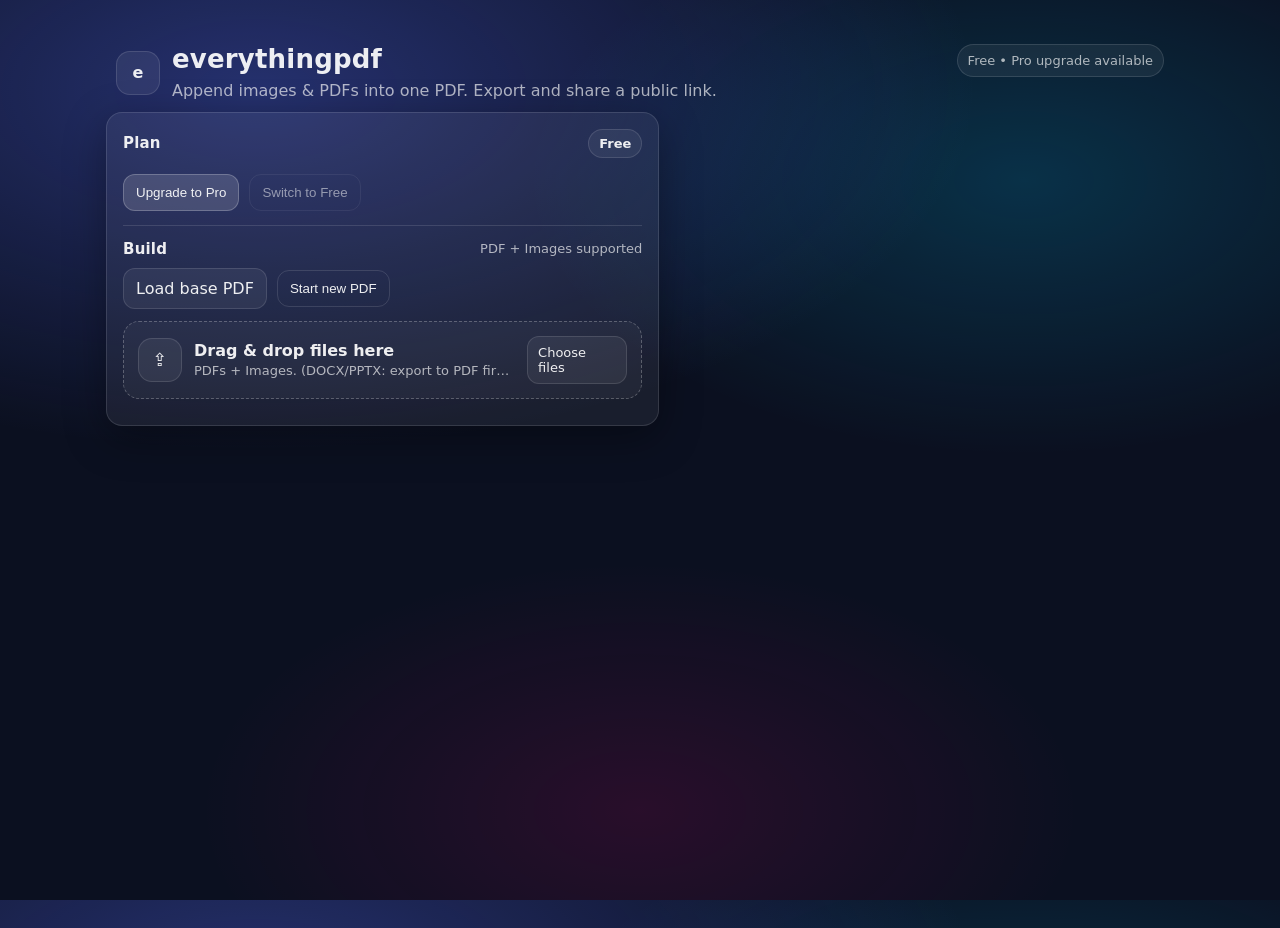
<file: index.html>
<!doctype html>
<html lang="en">
<head>
  <meta charset="utf-8" />
  <meta name="viewport" content="width=device-width,initial-scale=1" />
  <title>everythingpdf</title>
  <link rel="stylesheet" href="styles.css" />
</head>
<body>
  <main class="shell">
    <section class="topbar">
      <div class="brand">
        <div class="logo">e</div>
        <div>
          <h1>everythingpdf</h1>
          <p>Append images & PDFs into one PDF. Export and share a public link.</p>
        </div>
      </div>
      <div class="badge">Free • Pro upgrade available</div>
    </section>

    <section class="grid">
      <!-- Left panel -->
      <div class="panel">
        <div class="panelHeader">
          <h2>Plan</h2>
          <span class="pill" id="planPill">Free</span>
        </div>
        <p class="muted" id="planNote"></p>

        <div class="row">
          <button id="upgradeBtn" class="btn primary">Upgrade to Pro</button>
          <button id="downgradeBtn" class="btn ghost" disabled>Switch to Free</button>
        </div>

        <hr class="sep" />

        <div class="panelHeader">
          <h2>Build</h2>
          <span class="hint">PDF + Images supported</span>
        </div>

        <div class="row">
          <label class="btn">
            Load base PDF
            <input id="pdfInput" type="file" accept="application/pdf" hidden />
          </label>

          <button id="newBtn" class="btn ghost">Start new PDF</button>
        </div>

        <div id="dropZone" class="dropzone" tabindex="0" role="button" aria-label="Drop files here">
          <div class="dzLeft">
            <div class="dzIcon">⇪</div>
            <div class="dzText">
              <div class="dzTitle">Drag & drop files here</div>
              <div class="dzSub">PDFs + Images. (DOCX/PPTX: export to PDF first.)</div>
            </div>
          </div>

          <label class="btn small">
            Choose files
            <input id="addInput" type="file" accept="application/pdf,image/*" multiple hidden />
          </label>
        </div>

        <div class="row">
          <button id="buildBtn" class="btn pr
</file>
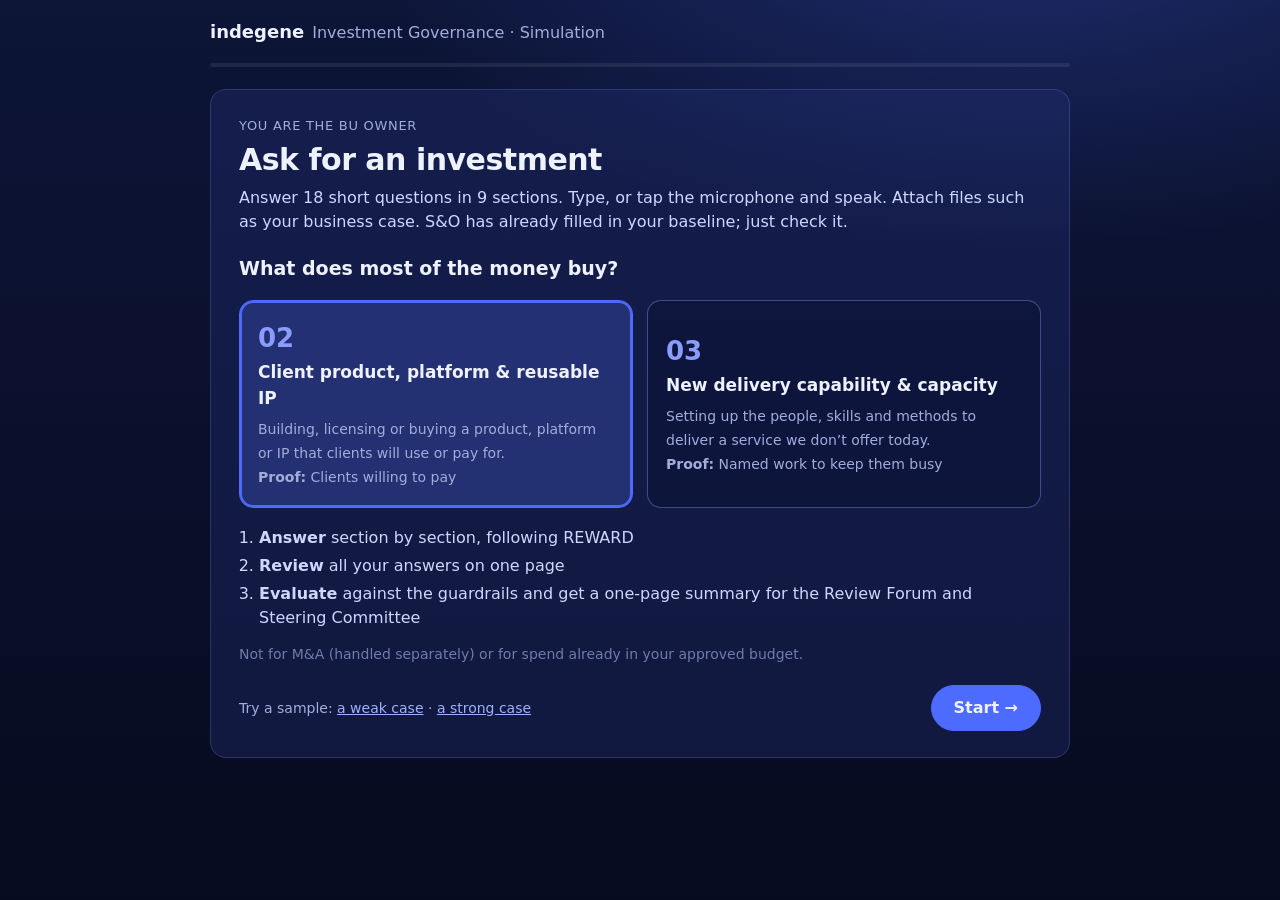
<file: investment-governance-simulation/BU_Owner_Simulation.html>
<!doctype html>
<html lang="en">
<head>
<meta charset="utf-8">
<meta name="viewport" content="width=device-width, initial-scale=1">
<title>Investment Governance Simulation</title>
<style>
  :root {
    --bg: #070b1f;
    --bg-2: #0d1538;
    --panel: rgba(40, 54, 130, 0.30);
    --panel-2: rgba(60, 80, 180, 0.40);
    --line: rgba(140, 160, 255, 0.20);
    --line-2: rgba(140, 160, 255, 0.40);
    --text: #eef1ff;
    --muted: #a2addb;
    --faint: #6f7bab;
    --accent: #4d6bff;
    --g: #3ddc97;
    --a: #ffb547;
    --r: #ff6b7a;
    --n: #6f7bab;
    --radius: 16px;
  }
  * { box-sizing: border-box; }
  html, body { margin: 0; }
  body {
    min-height: 100vh; color: var(--text);
    background: radial-gradient(1100px 560px at 80% -10%, rgba(77,107,255,.26), transparent 60%), linear-gradient(180deg, var(--bg-2), var(--bg));
    background-color: var(--bg);
    font-family: "Segoe UI", system-ui, -apple-system, Roboto, Arial, sans-serif; font-size: 16px; line-height: 1.5;
  }
  .wrap { max-width: 900px; margin: 0 auto; padding: 0 20px 48px; }
  header { display: flex; justify-content: space-between; align-items: center; gap: 12px; padding: 18px 0; }
  .brand b { font-size: 18px; } .brand span { color: var(--muted); margin-left: 8px; }
  .chip { font-size: 13px; color: var(--muted); border: 1px solid var(--line-2); border-radius: 999px; padding: 4px 12px; white-space: nowrap; }
  .progress { height: 4px; background: rgba(255,255,255,.08); border-radius: 999px; overflow: hidden; margin-bottom: 22px; }
  .progress i { display: block; height: 100%; background: var(--accent); transition: width .3s; }
  .card { background: var(--panel); border: 1px solid var(--line); border-radius: var(--radius); padding: 26px 28px; }
  .eyebrow { color: var(--muted); font-size: 13px; text-transform: uppercase; letter-spacing: .7px; }
  .eyebrow b { color: #9fb0ff; }
  h1 { font-size: 30px; line-height: 1.2; margin: 6px 0 8px; letter-spacing: -.5px; }
  h2 { font-size: 19px; margin: 0 0 10px; }
  .lead { color: #cfd6ff; margin: 0 0 6px; }
  .muted { color: var(--muted); }
  button { font: inherit; color: inherit; cursor: pointer; }
  .btn { border: 1px solid var(--line-2); background: var(--panel); border-radius: 999px; padding: 10px 22px; }
  .btn:hover:not(:disabled) { background: var(--panel-2); }
  .btn:disabled { opacity: .4; cursor: not-allowed; }
  .btn.primary { background: var(--accent); border-color: var(--accent); font-weight: 600; }
  .btn.small { padding: 7px 14px; font-size: 14px; display: inline-flex; align-items: center; gap: 6px; }
  .btn.small svg { width: 16px; height: 16px; }
  .btn.link { border: 0; background: none; padding: 4px 0; color: #9fb0ff; text-decoration: underline; }
  .nav { display: flex; justify-content: space-between; align-items: center; margin-top: 20px; gap: 12px; flex-wrap: wrap; }

  /* Start */
  .types { display: grid; grid-template-columns: 1fr 1fr; gap: 14px; margin: 18px 0 6px; }
  .type { text-align: left; border: 1px solid var(--line-2); background: rgba(10,16,50,.45); border-radius: 14px; padding: 18px; }
  .type:hover { border-color: #9fb0ff; }
  .type.sel { border-color: var(--accent); background: var(--panel-2); box-shadow: 0 0 0 2px var(--accent) inset; }
  .type .n { font-size: 26px; font-weight: 800; color: #8a9cff; }
  .type b { display: block; font-size: 17px; margin: 2px 0 6px; }
  .type span { color: var(--muted); font-size: 14px; }
  .steps { margin: 18px 0 0; padding-left: 20px; color: #cfd6ff; }
  .steps li { margin: 4px 0; }
  .scope { margin-top: 14px; font-size: 14px; color: var(--faint); }
  .samples { font-size: 14px; color: var(--muted); }

  /* Questions */
  .q { padding: 18px 0; border-top: 1px solid var(--line); }
  .q:first-of-type { border-top: 0; padding-top: 6px; }
  .q label { display: block; font-weight: 600; font-size: 17px; }
  .q .hint { color: var(--faint); font-size: 14px; margin: 2px 0 8px; }
  .answer { display: flex; gap: 10px; align-items: flex-start; }
  textarea {
    flex: 1; min-height: 52px; resize: vertical; font: inherit; color: var(--text);
    background: rgba(5, 9, 30, .65); border: 1px solid var(--line-2); border-radius: 12px; padding: 12px 14px;
  }
  textarea:focus { outline: 2px solid var(--accent); outline-offset: 1px; border-color: transparent; }
  .mic { flex: none; width: 52px; height: 52px; border-radius: 50%; border: 1px solid var(--line-2); background: var(--panel); display: grid; place-items: center; }
  .mic:hover { background: var(--panel-2); }
  .mic svg { width: 22px; height: 22px; }
  .mic.on { background: var(--r); border-color: var(--r); animation: pulse 1.2s infinite; }
  @keyframes pulse { 0%,100% { box-shadow: 0 0 0 0 rgba(255,107,122,.55); } 50% { box-shadow: 0 0 0 8px rgba(255,107,122,0); } }
  @media (prefers-reduced-motion: reduce) { .mic.on { animation: none; } }
  .live { font-size: 13px; color: var(--muted); margin-top: 6px; }
  .live:empty { display: none; }
  audio { display: block; margin-top: 8px; height: 34px; max-width: 100%; }
  .prefill { display: inline-block; font-size: 12px; font-weight: 600; color: #0b2a1c; background: var(--g); border-radius: 999px; padding: 2px 10px; margin-left: 8px; vertical-align: 2px; text-transform: none; letter-spacing: 0; }

  /* Attachments */
  .attach { border-top: 1px solid var(--line); padding-top: 16px; margin-top: 4px; }
  .attach .row { display: flex; align-items: center; gap: 12px; flex-wrap: wrap; }
  .attach small { color: var(--faint); }
  .files { display: flex; flex-wrap: wrap; gap: 8px; margin-top: 10px; }
  .files:empty { display: none; }
  .file { display: inline-flex; align-items: center; gap: 8px; background: rgba(5,9,30,.6); border: 1px solid var(--line-2); border-radius: 10px; padding: 6px 8px 6px 10px; font-size: 14px; max-width: 100%; }
  .file img { width: 34px; height: 34px; object-fit: cover; border-radius: 6px; }
  .file a { color: var(--text); text-decoration: none; overflow: hidden; text-overflow: ellipsis; white-space: nowrap; max-width: 260px; }
  .file a:hover { text-decoration: underline; }
  .file small { color: var(--faint); }
  .file .x { border: 0; background: none; color: var(--muted); font-size: 18px; line-height: 1; padding: 0 4px; }
  .file .x:hover { color: var(--r); }

  /* Review */
  .rsec { margin-top: 22px; }
  .rsec-head { display: flex; justify-content: space-between; align-items: baseline; border-bottom: 1px solid var(--line); padding-bottom: 6px; margin-bottom: 4px; }
  .rq { padding: 10px 0; border-bottom: 1px dashed var(--line); }
  .rq:last-child { border-bottom: 0; }
  .rq .qq { color: var(--muted); font-size: 14px; }
  .rq .aa { white-space: pre-wrap; }
  .rq .aa.none { color: var(--r); font-style: italic; }
  .notice { margin-top: 16px; padding: 12px 14px; border-radius: 10px; background: rgba(255,181,71,.10); border: 1px solid rgba(255,181,71,.45); font-size: 14px; }

  /* Evaluation one-pager */
  .meta { display: flex; flex-wrap: wrap; gap: 8px; margin-top: 8px; }
  .decision { margin: 18px 0 6px; border-radius: 14px; padding: 18px 20px; border: 1px solid; }
  .decision .lbl { font-size: 13px; text-transform: uppercase; letter-spacing: .7px; opacity: .85; }
  .decision .val { font-size: 30px; font-weight: 800; letter-spacing: -.4px; line-height: 1.2; }
  .decision .why { margin: 6px 0 0; font-size: 16.5px; }
  .decision .ask { margin: 10px 0 0; font-size: 15px; padding-top: 10px; border-top: 1px solid rgba(255,255,255,.12); }
  .d-g { border-color: var(--g); background: rgba(61,220,151,.10); } .d-g .val { color: var(--g); }
  .d-a { border-color: var(--a); background: rgba(255,181,71,.10); } .d-a .val { color: var(--a); }
  .d-r { border-color: var(--r); background: rgba(255,107,122,.10); } .d-r .val { color: var(--r); }
  .d-n { border-color: var(--line-2); background: rgba(255,255,255,.04); } .d-n .val { color: var(--muted); }
  .sect-h { font-size: 13px; text-transform: uppercase; letter-spacing: .7px; color: var(--muted); margin: 22px 0 8px; }
  .numbers { display: grid; grid-template-columns: repeat(4, 1fr); gap: 10px; }
  .num { border: 1px solid var(--line); border-radius: 12px; padding: 12px 14px; background: rgba(5,9,30,.45); }
  .num .t { font-size: 13px; color: var(--muted); }
  .num .v { font-size: 22px; font-weight: 800; letter-spacing: -.3px; margin-top: 2px; }
  .num .s { font-size: 12.5px; color: var(--muted); margin-top: 2px; }
  .exec { border: 1px solid var(--line); border-radius: 12px; overflow: hidden; }
  .exec .row { display: grid; grid-template-columns: 150px 1fr; border-bottom: 1px solid var(--line); }
  .exec .row:last-child { border-bottom: 0; }
  .exec .row > div { padding: 10px 14px; font-size: 15px; }
  .exec .row > div:first-child { color: var(--muted); font-size: 13.5px; background: rgba(5,9,30,.35); }
  .exec ul { margin: 0; padding-left: 18px; } .exec li { margin: 2px 0; }
  table { width: 100%; border-collapse: collapse; font-size: 14px; }
  td, th { text-align: left; padding: 9px 10px; border-bottom: 1px solid var(--line); vertical-align: top; }
  th { color: var(--muted); font-weight: 600; font-size: 12.5px; text-transform: uppercase; letter-spacing: .5px; }
  .needs { border: 1px solid var(--line); border-radius: 12px; overflow: hidden; }
  .needs td:first-child { width: 28px; }
  .needs .sub { color: var(--muted); font-size: 13px; }
  .needs .tag { display: inline-block; font-size: 11.5px; font-weight: 700; padding: 1px 8px; border-radius: 999px; }
  .tag.r { background: rgba(255,107,122,.18); color: var(--r); } .tag.a { background: rgba(255,181,71,.18); color: var(--a); }
  .checks { display: grid; grid-template-columns: repeat(3, 1fr); gap: 10px; }
  .chk { border: 1px solid var(--line); border-radius: 12px; padding: 12px 14px; background: rgba(5,9,30,.45); }
  .chk .t { font-size: 13px; color: var(--muted); }
  .chk .s { font-weight: 700; margin-top: 2px; }
  .dot { display: inline-block; width: 10px; height: 10px; border-radius: 50%; margin-right: 7px; vertical-align: 0; flex: none; }
  .dot.g { background: var(--g); } .dot.a { background: var(--a); } .dot.r { background: var(--r); } .dot.n { background: var(--n); }
  .reward { display: grid; grid-template-columns: repeat(6, 1fr); gap: 8px; }
  .rw { border: 1px solid var(--line); border-radius: 12px; padding: 10px 11px; background: rgba(5,9,30,.45); }
  .rw .L { font-size: 22px; font-weight: 800; color: #8a9cff; line-height: 1; }
  .rw .nm { font-size: 12.5px; font-weight: 600; margin: 4px 0 6px; }
  .rw .st { font-size: 12.5px; font-weight: 700; }
  .rw .ln { font-size: 12.5px; color: var(--muted); margin-top: 4px; }
  .rw.cur { border-color: var(--accent); background: var(--panel-2); }
  .rw.next { border-style: dashed; background: transparent; }
  .rw.next .L { color: var(--faint); }
  .rw-legend { font-size: 12.5px; color: var(--faint); margin: -2px 0 8px; }
  .route { margin-top: 12px; font-size: 15px; }
  .route p { margin: 6px 0; }
  .route b { color: #cfd6ff; }
  details { margin-top: 16px; border-top: 1px solid var(--line); padding-top: 10px; }
  summary { cursor: pointer; color: #9fb0ff; }
  details table { font-size: 13.5px; margin-top: 8px; }
  .foot { margin-top: 14px; font-size: 12.5px; color: var(--faint); }
  .loading { text-align: center; padding: 40px 0; color: var(--muted); }

  @media (max-width: 760px) { .reward { grid-template-columns: repeat(3, 1fr); } }
  @media (max-width: 680px) {
    .types, .checks { grid-template-columns: 1fr; }
    .numbers, .reward { grid-template-columns: 1fr 1fr; }
    .exec .row { grid-template-columns: 1fr; }
    .card { padding: 20px 18px; }
    h1 { font-size: 24px; }
    .chip.hide-sm { display: none; }
    .file a { max-width: 170px; }
    .needs .hide-sm { display: none; }
  }
  @media print {
    body { background: #fff; color: #111; font-size: 11.5px; }
    header, .progress, .no-print, details { display: none !important; }
    .wrap { max-width: none; padding: 0; }
    .card { background: #fff; border: 0; padding: 0; }
    .lead, .muted, .route b, .chk .t, .foot, .eyebrow, .sect-h, .rw .ln, .num .t, .num .s, th, .needs .sub, .exec .row > div:first-child { color: #444; }
    .chip { color: #333; border-color: #bbb; }
    .chk, .rw, .num, .exec .row > div:first-child { background: #fff !important; border-color: #ccc !important; }
    .decision { background: #fff !important; }
    h1 { font-size: 20px; }
  }
</style>
</head>
<body>
<div class="wrap">
  <header>
    <div class="brand"><b>indegene</b><span>Investment Governance · Simulation</span></div>
    <div style="display:flex;gap:8px">
      <span class="chip hide-sm" id="chipType" hidden></span>
      <span class="chip" id="chipStep" hidden></span>
    </div>
  </header>
  <div class="progress"><i id="bar" style="width:0"></i></div>
  <main id="app"></main>
</div>

<script>
(function () {
  "use strict";

  // =================== Indicative thresholds (shown as [ ] on screen) ===================
  var HURDLE_MONTHS = 24;      // payback hurdle
  var DOWNSIDE_MONTHS = 36;    // downside-case payback limit
  var MIN_SIZE_M = 0.1;        // governance threshold
  var WRITTEN_LIMIT_M = 0.5;   // written-approval limit

  // =================== Helpers for the guardrail rules ===================
  function L(s) { return (s || "").toLowerCase(); }
  var WORDNUM = { zero: 0, none: 0, one: 1, two: 2, three: 3, four: 4, five: 5, six: 6, seven: 7, eight: 8, nine: 9, ten: 10, twelve: 12 };
  function nums(s) {
    s = L(s).replace(/,/g, "");
    var out = (s.match(/\d+(\.\d+)?/g) || []).map(parseFloat);
    Object.keys(WORDNUM).forEach(function (w) { if (new RegExp("\\b" + w + "\\b").test(s)) out.push(WORDNUM[w]); });
    return out;
  }
  function maxNum(s) { var n = nums(s); return n.length ? Math.max.apply(null, n) : null; }
  function pcts(s) { return (L(s).match(/\d+(\.\d+)?\s*%/g) || []).map(parseFloat); }
  function moneyM(s) {
    s = L(s).replace(/,/g, "");
    var m = s.match(/\$\s*(\d+(\.\d+)?)\s*(million|mn|m|thousand|k)?\b/) || s.match(/(\d+(\.\d+)?)\s*(million|mn|m|thousand|k)\b/);
    if (!m) return null;
    var v = parseFloat(m[1]), u = m[3] || "";
    if (/^(million|mn|m)$/.test(u)) return v;
    if (/^(thousand|k)$/.test(u)) return v / 1000;
    return v >= 1000 ? v / 1e6 : v;
  }
  function moneyList(s) {
    var out = [], re = /\$\s*(\d+(\.\d+)?)\s*(million|mn|m|thousand|k)?\b|(\d+(\.\d+)?)\s*(million|mn|m|thousand|k)\b/g, m;
    s = L(s).replace(/,/g, "");
    while ((m = re.exec(s))) {
      var v = parseFloat(m[1] || m[4]), u = m[3] || m[6] || "";
      out.push(/^(thousand|k)$/.test(u) ? v / 1000 : (!u && v >= 1000 ? v / 1e6 : v));
    }
    return out;
  }
  function round2(x) { return Math.round(x * 100) / 100; }
  // Reads "Revenue a, b, c. Cost x, y, z": 3-year totals and the payback month the figures imply (null = not within the years given)
  function figures(s) {
    var t = L(s), i = t.search(/cost/), j = t.search(/revenue|savings|income/);
    if (i < 0 || j < 0) return null;
    var revPart = j < i ? t.slice(j, i) : t.slice(j), costPart = j < i ? t.slice(i) : t.slice(i, j);
    var rv = moneyList(revPart), cs = moneyList(costPart);
    if (rv.length < 2 || cs.length < 2) return null;
    var n = Math.min(rv.length, cs.length, 3), cum = 0, payback = null, rev = 0, cost = 0;
    for (var k = 0; k < n; k++) {
      var net = rv[k] - cs[k]; rev += rv[k]; cost += cs[k];
      if (payback === null && net > 0 && cum + net >= 0) payback = Math.round(k * 12 + (-cum / net) * 12);
      cum += net;
    }
    return { rev: round2(rev), cost: round2(cost), net: round2(rev - cost), payback: payback, years: n };
  }
  function downsideMonths(s) {
    var m = L(s).match(/(\d+(\.\d+)?)\s*(months?|yrs?|years?)/g);
    if (!m) return null;
    var last = m[m.length - 1], v = parseFloat(last);
    return /y/.test(last.replace(/[\d.\s]/g, "")) ? Math.round(v * 12) : v;
  }
  function paybackMonths(s) { var n = maxNum(s); if (n !== null && has(s, /year/) && !has(s, /month/)) n = Math.round(n * 12); return n; }
  function dates(s) { return (L(s).match(/\b(jan|feb|mar|apr|may|jun|jul|aug|sep|oct|nov|dec)[a-z]*\b|\bmonth\s*\d+|\bq[1-4]\b|\b20\d\d\b/g) || []).length; }
  function words(s) { return (s || "").trim().split(/\s+/).filter(Boolean).length; }
  function has(s, re) { return re.test(L(s)); }
  function G(n) { return ["g", n]; } function A(n) { return ["a", n]; } function R(n) { return ["r", n]; }
  function short(s, n) { s = (s || "").trim().replace(/\.$/, ""); n = n || 70; return s.length > n ? s.slice(0, n - 1) + "…" : s; }
  function firstSentence(s) { var t = short((s || "").replace(/^\s*biggest risk\s*:\s*/i, "").split(/[.;]/)[0], 90); return t.charAt(0).toUpperCase() + t.slice(1); }
  function milestonesRule(s) {
    if (has(s, /\b(all of it|upfront|up front|one go|lump|all at once|full amount|at the start)\b/)) return A("All the money at once");
    var d = dates(s), n = nums(s).length;
    if (d >= 2 && n >= 2) return G("Milestones with instalments");
    return d >= 1 || n >= 1 ? A("Dates or amounts incomplete") : R("No milestones");
  }

  // =================== Questions ===================
  // q: question · h: example (string, or per archetype) · g: guardrail (for the AI evaluator)
  // c: condition when amber · x: what is needed when red (defaults to c) · r: offline rule
  var ASK = { id: "ask", tag: "<b>E</b> · Establish the case", title: "The ask", sub: "What you want, and why now.", qs: [
    { id: "a1", q: "What is the investment, and how much do you need in total?",
      h: { "02": "e.g. ClaimCheck, an AI claims pre-check before MLR review: $1.5M over 12 months", "03": "e.g. A patient-support operations team, a service we don’t offer today: $0.9M over 9 months" },
      g: "Green: a clear one-line description and a total of [$0.1M] or more. Red: below [$0.1M] (normal budget, not governed). Amber: no amount or unclear description.",
      c: "State what it is and the total amount", x: "Use the BU’s normal budget for asks under [$0.1M]",
      r: function (s) { var m = moneyM(s); if (m === null) return A("No amount given"); if (m < MIN_SIZE_M) return R("Below [$0.1M]: use the normal budget"); return words(s) >= 6 ? G("$" + m + "M, clear ask") : A("$" + m + "M, but describe it in a line"); } },
    { id: "a2", q: "What happens if we don’t invest?",
      h: { "02": "e.g. Clients move to a vendor, and we keep paying $0.84M a year for manual checks", "03": "e.g. Two client deals go to a competitor" },
      g: "Green: a concrete consequence (lost clients, revenue or cost). Amber: vague.", c: "State what we lose if we don’t invest",
      r: function (s) { return words(s) >= 6 ? G("Cost of not investing stated") : A("Cost of not investing vague"); } }
  ]};

  var BASE = { id: "base", soft: true, prefilled: true, tag: "<b>R</b> · Record baseline", title: "Where are you today?",
    sub: "S&O has pre-filled this from Finance, HR and CRM. Check it and edit anything that’s wrong.", qs: [
    { id: "s1", q: "What does the BU spend on this area today?", h: "Source: Finance system",
      g: "Green: an amount, or nothing because it is new.", c: "S&O to confirm today’s spend from the Finance system",
      r: function (s) { return nums(s).length || has(s, /nothing|\bnone\b|\bnew\b|zero/) ? G("Spend recorded") : A("S&O to confirm"); } },
    { id: "s2", q: "How many people work on it today?", h: "Source: HR system and timesheets",
      g: "Green: a headcount or hours.", c: "S&O to confirm headcount from HR",
      r: function (s) { return nums(s).length || has(s, /\bnone\b|nobody|zero/) ? G("Headcount recorded") : A("S&O to confirm"); } },
    { id: "s3", q: "What do clients pay us for it today?", h: "Source: CRM",
      g: "Green: an amount or a clear statement.", c: "S&O to confirm current revenue from CRM",
      r: function (s) { return words(s) >= 2 ? G("Current revenue recorded") : A("S&O to confirm"); } }
  ]};

  var REAL = { id: "real", tag: "<b>E</b> · Feeds Check 1: Real investment?", title: "Is it a real investment?", sub: "Three quick facts about the money.", qs: [
    { id: "b1", q: "Is any of this already in your approved budget for this year?", h: "All, part, or none",
      g: "Green: none (new spend). Amber: part (only the extra is governed). Red: all of it (business as usual).", c: "Govern only the amount above the approved budget", x: "Fund it from the approved budget; it is business as usual",
      r: function (s) {
        if (has(s, /part|some of|partly|half/)) return A("Part is already budgeted");
        if (has(s, /\bnone\b|\bnot\b|\bno\b|new spend/)) return G("New spend");
        if (has(s, /\ball\b|fully|entire|whole|yes/)) return R("Already budgeted: business as usual");
        return A("Unclear"); } },
    { id: "b2", q: "In which month does spending start, and in which month does it end?", h: "e.g. January 2027 to December 2027",
      g: "Green: a start and an end. Red: no end (that is a running cost). Amber: only one date.", c: "Confirm the start and end month", x: "Set an end date; without one it is a running cost",
      r: function (s) { if (has(s, /ongoing|no end|indefinite|open.ended|permanent/)) return R("No end date: a running cost"); return dates(s) >= 2 ? G("Start and end given") : A("Add an end date"); } },
    { id: "b3", q: "Who is the one person accountable for results?", h: "One name or role",
      g: "Green: one person. Amber: two names. Red: a committee or shared ownership.", c: "Name one accountable owner",
      r: function (s) { if (has(s, /committee|jointly|shared|both/)) return R("No single owner"); if (has(s, /\band\b|\//)) return A("More than one name"); return G("One owner"); } }
  ]};

  var RET = { id: "ret", tag: "<b>E</b> · Feeds Check 3: Return worth it?", title: "Is the return worth it?", sub: "Finance checks this against the baseline, the [24-month] payback hurdle and a downside case. Attach your business case if you have one.", qs: [
    { id: "r1", q: "What revenue and what total cost (including running cost) do you expect in years 1, 2 and 3?",
      h: { "02": "e.g. Revenue $0.3M, $2.0M, $2.8M. Cost $1.5M, $0.5M, $0.6M. Or attach the business case below", "03": "e.g. Revenue $0.6M, $1.7M, $1.8M. Cost $0.9M, $1.2M, $1.25M. Or attach the business case below" },
      g: "Green: revenue and cost for each year. Amber: incomplete.", c: "Add year-by-year revenue and cost",
      r: function (s) { var f = figures(s); if (f) return f.net >= 0 ? G("3-year revenue $" + f.rev + "M vs cost $" + f.cost + "M") : A("Costs exceed revenue over 3 years"); var n = nums(s).length; return n >= 4 ? G("Year-by-year given") : n ? A("Incomplete") : A("No figures"); } },
    { id: "r2", q: "In how many months do we get the money back (payback)?", h: { "02": "e.g. About 22 months", "03": "e.g. About 19 months" },
      g: "Green: within the [24-month] hurdle and consistent with the year-by-year figures. Amber: not given, or doesn’t match the figures. Red: beyond [24 months].",
      c: "Show the payback month and how it is worked out", x: "Bring payback within [24 months], or show why the hurdle should flex",
      r: function (s) {
        var n = paybackMonths(s); if (n === null) return A("No payback given");
        if (n > HURDLE_MONTHS) return R("Payback " + n + " months: beyond [24]");
        var f = figures(answers().r1);
        if (f && f.payback === null) return A(n + " months stated; figures don’t pay back in 3 years");
        if (f && Math.abs(f.payback - n) > 6) return A(n + " months stated; figures imply about " + f.payback);
        return G(n + " months, within [24]"); } },
    { id: "r3", q: "What is the biggest risk, and what is the payback if it happens?",
      h: { "02": "e.g. Pilots don’t convert. With half the clients, payback is about 35 months", "03": "e.g. Client Y doesn’t sign. Then payback is about 30 months" },
      g: "Green: a named risk and a downside payback within [36 months]. Amber: vague. Red: never pays back, or beyond [36 months].",
      c: "Name the biggest risk and add a downside payback", x: "Show a downside within [36 months], or how the risk is reduced",
      r: function (s) { if (has(s, /never|no payback/)) return R("Downside never pays back"); var n = downsideMonths(s); if (n !== null && n > DOWNSIDE_MONTHS) return R("Downside " + n + " months: beyond [36]"); if (n === null) return A("Downside payback not given"); return words(s) >= 6 ? G("Downside " + n + " months, within [36]") : A("Risk not named"); } }
  ]};

  var ARCH = {
    "02": {
      code: "02", name: "Client product, platform & reusable IP", short: "Client product & IP",
      blurb: "Building, licensing or buying a product, platform or IP that clients will use or pay for.",
      proof: "Clients willing to pay", first: "the first instalment (prototype)", planId: "p4a", marginId: "p5b",
      keyIds: ["p1a", "p1b", "p2a", "p3b", "p5a", "p5b", "p4a"],
      checkpoints: "Prototype by month [3] · paid pilots by month [6–9] · scale by month [12]",
      baseline: { s1: "$0.84M a year on manual claims checks.", s2: "14 reviewers, about 24,000 hours a year.", s3: "Included in content fees; not billed separately." },
      sections: [
        { id: "p1", title: "Is the client problem real?", sub: "Who outside Indegene has this problem?", qs: [
          { id: "p1a", q: "Which clients outside Indegene have this problem, and who at each owns the budget?", h: "e.g. Three: Client X, Y and Z. The head of MLR operations owns the budget",
            g: "Green: 2 or more named external clients and the budget owner. Amber: 1 client, or budget owner missing. Red: none, or only Indegene teams.",
            c: "Name a second client and each budget owner", x: "Find at least two external clients who confirm the problem",
            r: function (s) {
              if (has(s, /only (our|indegene|internal)|internal team/)) return R("Only internal teams");
              var n = maxNum(s), owner = has(s, /head|director|vp|chief|owner|budget|lead|manager/) && !has(s, /not (yet )?(identified|known|named|clear)|unknown/);
              if (n === 0) return R("No clients");
              if (n === null) return A("Number of clients unclear");
              if (n >= 2) return owner ? G(n + " clients, budget owner named") : A(n + " clients, budget owner not named");
              return A("Only 1 client"); } },
          { id: "p1b", q: "How far has your best design-partner client got?", h: "Verbal interest, letter of intent, or signed agreement",
            g: "Green: signed agreement. Amber: letter of intent or MoU. Red: verbal only or none.",
            c: "Sign a design-partner agreement before the next instalment", x: "Get a design partner to at least a letter of intent, ideally a signed agreement",
            r: function (s) { if (has(s, /letter of intent|\bloi\b|\bmou\b/)) return A("Letter of intent only"); if (has(s, /not signed|unsigned/)) return A("Not yet signed"); if (has(s, /signed|contract/)) return G("Design partner signed"); if (has(s, /verbal|none|\bno\b|interest/)) return R("Verbal interest only"); return A("Unclear"); } }
        ]},
        { id: "p2", title: "What can be reused?", sub: "How much already exists.", qs: [
          { id: "p2a", q: "Which existing Indegene asset does it build on, and what share of the build already exists?", h: "e.g. Content SuperApp core, already running 2 use cases; about 60% exists",
            g: "Green: names a running asset and 30% or more exists. Amber: under 30%, share not given, or built from scratch.", c: "Show the reusable share of the build",
            r: function (s) { if (has(s, /\bnone\b|nothing|from scratch/)) return A("Built from scratch"); var p = pcts(s); if (!p.length) return A("Share not given"); return p[0] >= 30 ? G(p[0] + "% of the build already exists") : A("Only " + p[0] + "% exists"); } },
          { id: "p2b", q: "How much custom work will each new client need?", h: "As a % of the build",
            g: "Green: [20%] or less. Amber: over [20%]. Red: over 40% (every client is a rebuild).",
            c: "Cap custom work per client at [20%], shown in the prototype", x: "Bring custom work per client to [20%] or less by reusing more of the core",
            r: function (s) { var p = pcts(s); if (!p.length) return A("No % given"); var v = p[0]; return v > 40 ? R(v + "% custom work: every client is a rebuild") : v > 20 ? A(v + "% custom work, above [20%]") : G(v + "% custom work per client"); } }
        ]},
        { id: "p3", title: "Build, partner or buy?", sub: "Why build it ourselves?", qs: [
          { id: "p3a", q: "What would the best vendor or partner option cost, and how soon would it reach a paying client?", h: "e.g. Vendor licence $0.4M a year, first client in 4 months. Or: not priced",
            g: "Green: an alternative priced with cost and time. Amber: not priced.", c: "Price one vendor or partner option side by side",
            r: function (s) { if (has(s, /not priced|didn.t|did not|\bnone\b|^no\b/)) return A("No alternative priced"); return nums(s).length ? G("Vendor option priced") : A("No cost or time given"); } },
          { id: "p3b", q: "Why build: what will we own that a vendor can’t give us?", h: "e.g. We own the code, data rights and IP, and it uses our MLR reference library",
            g: "Green: a specific reason, including what we own (code, data rights, IP). Amber: generic. Red: blank or one word.",
            c: "Secure code, data and IP rights, and state the difference", x: "State clearly what we will own that a vendor can’t give us",
            r: function (s) { if (words(s) < 6) return R("No clear reason to build"); return has(s, /own|\bip\b|data|our |only|no vendor|unique/) ? G("We own the IP and data") : A("Reason to build is generic"); } }
        ]},
        { id: "p4", title: "Is the plan realistic?", sub: "Milestones, money in parts, and full cost.", qs: [
          { id: "p4a", q: "What are the milestones, and how much money does each one need?", h: "e.g. Prototype Mar 2027: $0.4M. Paid pilots Aug 2027: $0.6M. Scale Dec 2027: $0.5M",
            g: "Green: 2–3 dated milestones, each with its instalment. Amber: one lump sum, or dates or amounts missing. Red: no milestones.",
            c: "Tie each instalment to a dated milestone", x: "Set dated milestones, each with its instalment", r: milestonesRule },
          { id: "p4b", q: "Is the full cost in your number, and what will it cost per year to run afterwards?", h: "Team, AI usage, security review, client data access, support. e.g. Running cost $0.27M a year",
            g: "Green: all cost types included and a yearly running cost. Amber: some missing or no running cost. Red: full cost not shown.",
            c: "Cost the full build and the yearly running cost", x: "Cost the full build: team, AI usage, security review, client data access, support",
            r: function (s) {
              var cats = { "team": /team|people|engineer|staff|hire|fte/, "AI usage": /\bai\b|model|cloud|hosting|compute|usage/, "security": /security|privacy|compliance/, "data access": /data access|client data/, "support": /support|onboarding/ };
              var miss = Object.keys(cats).filter(function (k) { return !cats[k].test(L(s)); }), n = 5 - miss.length;
              if (n >= 4) return nums(s).length ? G("Full cost and running cost given") : A("Running cost not given");
              if (n >= 2) return A("Cost missing: " + miss.join(", "));
              return R("Full cost not shown"); } }
        ]},
        { id: "p5", title: "Will clients pay?", sub: "Price, pilots and margin.", qs: [
          { id: "p5a", q: "How will clients pay, and will pilots be paid?", h: "e.g. Annual licence of $300k; pilots paid at $60k for 3 months",
            g: "Green: a price model and paid pilots. Amber: free pilots. Red: price model not decided.",
            c: "Make pilots paid, with a path to a contract", x: "Decide the price model before building",
            r: function (s) { if (has(s, /not decided|tbd|unsure|don.t know|undecided/)) return R("Price model not decided"); if (has(s, /free|unpaid/)) return A("Free pilots"); return has(s, /licen|subscri|per |fee|price|\$/) ? G("Licence model, paid pilots") : A("Unclear"); } },
          { id: "p5b", q: "With [3] clients, what are the revenue and the margin?", h: "e.g. $0.9M a year, about 70% margin after cost to serve",
            g: "Green: revenue and margin. Amber: one missing.", c: "Model revenue and margin at [3] clients",
            r: function (s) { return nums(s).length && has(s, /%/) ? G("Revenue and margin at 3 clients") : A("Margin not worked out"); } }
        ]}
      ]
    },
    "03": {
      code: "03", name: "New delivery capability & capacity", short: "New delivery capability",
      blurb: "Setting up the people, skills and methods to deliver a service we don’t offer today.",
      proof: "Named work to keep them busy", first: "the first instalment (first project’s team)", planId: "d4a", marginId: "d5a",
      keyIds: ["d1b", "d2b", "d3b", "d4a", "d4b", "d5b", "d3a"],
      checkpoints: "Team in place · first billable work · billable share [50%]+ by month 6 · break-even on track",
      baseline: { s1: "Nothing: it's a new service.", s2: "None today; 4 people in operations have related skills.", s3: "Nothing yet." },
      sections: [
        { id: "d1", title: "Which new offering does it enable?", sub: "The service, and the client work waiting for it.", qs: [
          { id: "d1a", q: "Do we sell this service today?", h: "Yes or no",
            g: "Green: no (new service). Red: yes (hiring for existing services follows the normal hiring process).", c: "Confirm this is a new service", x: "Use the normal hiring process for existing services",
            r: function (s) { if (has(s, /\bno\b|\bnot\b|don.t|do not|new/)) return G("New service"); if (has(s, /yes|already|we do/)) return R("Existing service: normal hiring process"); return A("Unclear"); } },
          { id: "d1b", q: "Which named client deals need it, and how far along is each?", h: "e.g. Client X: SOW signed. Client Y: in CRM pipeline",
            g: "Green: signed SOWs. Amber: some only in the CRM pipeline. Red: verbal interest only, or no named work.",
            c: "Convert pipeline deals to signed SOWs before full hiring", x: "Line up named client work: at least one signed SOW before hiring",
            r: function (s) { var sg = has(s, /\bsow\b|signed|contract|won/) && !has(s, /nothing (is )?signed|not signed/), pp = has(s, /pipeline|crm|proposal/);
              if (has(s, /none|no named|no deals|nothing yet/) && !sg && !pp) return R("No named client work");
              if (sg && pp) return A("One deal signed, one in pipeline"); if (sg) return G("Client work signed"); if (pp && !has(s, /nothing (is )?in crm|not in crm/)) return A("Pipeline only, nothing signed");
              if (has(s, /verbal|interest|expect|hope/)) return R("Verbal interest only"); return A("Unclear"); } }
        ]},
        { id: "d2", title: "Who can we move, and who covers?", sub: "Use our own people first.", qs: [
          { id: "d2a", q: "How many of the roles can be filled by people already at Indegene?", h: "e.g. 4 of 12, from our operations team",
            g: "Green: checked, with a number. Amber: not checked.", c: "Check who can move internally before hiring",
            r: function (s) { if (has(s, /haven.t|not (yet )?checked|didn.t check/)) return A("Internal moves not checked"); return nums(s).length ? G("Internal moves checked") : A("Not checked"); } },
          { id: "d2b", q: "Who covers their current work, and have their managers agreed?", h: "e.g. 2 contractors at $8k a month; managers have agreed",
            g: "Green: a cover plan and managers’ agreement. Amber: either missing.", c: "Agree cover and get managers’ agreement",
            r: function (s) { if (has(s, /not yet|no plan|pending|in progress|\bnone\b|tbd/)) return A("Cover or agreement not in place"); return has(s, /agreed|yes/) ? G("Cover agreed with managers") : A("Managers’ agreement unclear"); } }
        ]},
        { id: "d3", title: "What do we hire or buy in?", sub: "New people and outside help.", qs: [
          { id: "d3a", q: "How many people in total, how many are external hires, and at what cost?", h: "e.g. 12 people: 8 external hires at about $55k a year each",
            g: "Green: headcount, external hires and cost. Amber: incomplete.", c: "Confirm headcount, hires and cost",
            r: function (s) { var n = nums(s).length; return n >= 2 ? G("Headcount and cost given") : n ? A("Headcount or cost missing") : A("Not given"); } },
          { id: "d3b", q: "How many weeks will hiring take, compared with when the first deal starts?", h: "e.g. 6 to 8 weeks, done before Client X starts in March",
            g: "Green: hiring finishes before the first deal starts. Red: it finishes after.", c: "Confirm hiring finishes before the first deal starts", x: "Phase hiring so the team is ready when the first deal starts",
            r: function (s) { if (has(s, /\bafter\b|later than|behind|too late/)) return R("Hiring finishes after the first deal starts"); return nums(s).length ? G("Hiring done before the first deal") : A("Hiring time not given"); } }
        ]},
        { id: "d4", title: "When can it deliver?", sub: "Money in parts, and how busy the team will be.", qs: [
          { id: "d4a", q: "What are the milestones, and how much money does each one need?", h: "e.g. First 6 people, Feb 2027: $0.4M. Full team once Client Y signs, Jun 2027: $0.5M",
            g: "Green: 2–3 dated milestones, each with its instalment. Amber: one lump sum, or dates or amounts missing. Red: no milestones.",
            c: "Tie each instalment to a dated milestone", x: "Set dated milestones, each with its instalment", r: milestonesRule },
          { id: "d4b", q: "What share of the team’s time will be billable by month 6?", h: "e.g. About 75%",
            g: "Green: [50%] or more. Amber: 30–50%. Red: under 30% (the team is mostly idle).",
            c: "Reach [50%]+ billable by month 6, or hire in phases", x: "Raise billable share to [50%]+ by month 6, or hire in phases",
            r: function (s) { var p = pcts(s); if (!p.length) return A("Billable share not given"); var v = p[p.length - 1]; return v >= 50 ? G(v + "% billable by month 6") : v >= 30 ? A("Only " + v + "% billable") : R("Only " + v + "% billable: team mostly idle"); } }
        ]},
        { id: "d5", title: "When does it break even?", sub: "Cost against named revenue.", qs: [
          { id: "d5a", q: "What does the full team cost per month, and what does the named work bring in per month?", h: "e.g. $95k a month cost; $70k a month revenue from March, $140k from June",
            g: "Green: both monthly figures. Amber: one missing.", c: "Show monthly cost against monthly revenue",
            r: function (s) { var n = moneyList(s).length; return n >= 2 ? G("Monthly cost and revenue given") : A("Monthly revenue not given"); } },
          { id: "d5b", q: "If the second deal doesn’t come, how many months does the team stay busy?", h: "e.g. About 9 months on Client X alone",
            g: "Green: more than 6. Amber: 3 to 6. Red: under 3.", c: "Line up the next deal to keep the team busy", x: "Secure at least 6 months of named work before building the team",
            r: function (s) { var n = maxNum(s); if (n === null) return A("Not given"); return n > 6 ? G(n + " months of work on the first deal") : n >= 3 ? A("Only " + n + " months of work") : R("Under 3 months of work"); } }
        ]}
      ]
    }
  };

  // Sample answers: a weak case (to show what "not yet" looks like) and a strong case, per archetype
  var SAMPLES = {
    "02": {
      weak: {
        a1: "ClaimCheck, an AI tool that checks every claim in promotional content against approved references before MLR review: $1.5M over 12 months.",
        a2: "Clients move to a vendor tool, and we keep spending $0.84M a year on manual claims checks.",
        b1: "None of it. This is new spend.", b2: "January 2027 to December 2027.", b3: "BU A product lead.",
        p1a: "Two large pharma clients mentioned it in quarterly reviews; the budget owner is not identified yet.",
        p1b: "Verbal interest only so far.",
        p2a: "Content SuperApp core; about 40% of the build exists.",
        p2b: "About 45% per client, because each client's MLR process is different.",
        p3a: "Not priced yet.",
        p3b: "We own the code, data rights and IP, and it uses our MLR reference library, which no vendor has.",
        p4a: "Prototype March 2027: $0.4M. Pilots August 2027: $0.6M. Scale December 2027: $0.5M.",
        p4b: "Team and AI usage only. Running cost not worked out.",
        p5a: "Annual licence; pilots would be free to start.",
        p5b: "About $0.9M a year at 3 clients; margin not worked out yet.",
        r1: "Revenue: $0.1M, $1.0M, $1.8M. Cost: $1.5M, $0.5M, $0.6M.",
        r2: "About 20 months.",
        r3: "Pilots may not convert. Downside not worked out."
      },
      strong: {
        a1: "ClaimCheck, an AI tool that checks every claim in promotional content against approved references before MLR review: $1.5M over 12 months.",
        a2: "Clients move to a vendor tool, and we keep spending $0.84M a year on manual claims checks.",
        b1: "None of it. This is new spend.", b2: "January 2027 to December 2027.", b3: "BU A product lead.",
        p1a: "Three clients: two large pharma companies and one biotech. The head of MLR operations owns the budget at each.",
        p1b: "One has signed a letter of intent; the agreement is with their legal team.",
        p2a: "Content SuperApp core, already running 2 use cases; about 60% of the build exists.",
        p2b: "About 25% per client in the first year.",
        p3a: "A vendor licence would cost $0.4M every year and reach the first client in 4 months.",
        p3b: "We own the code, data rights and IP, and it uses our MLR reference library, which no vendor has.",
        p4a: "Prototype March 2027: $0.4M. Paid pilots August 2027: $0.6M. Scale December 2027: $0.5M.",
        p4b: "Yes: team, AI model usage, security review, client data access and support are all in. Running cost after year one is about $0.27M a year.",
        p5a: "Annual licence of $300k per client; pilots are paid at $60k for 3 months.",
        p5b: "$0.9M revenue a year at 3 clients, about 70% margin after $90k per client to serve.",
        r1: "Revenue: $0.3M, $2.0M, $2.8M. Cost: $1.5M, $0.5M, $0.6M.",
        r2: "About 22 months.",
        r3: "Biggest risk: pilots don't convert to paid licences. With half the clients, payback is about 35 months."
      }
    },
    "03": {
      weak: {
        a1: "A patient-support program operations team for pharma clients, a service we don't offer today: $0.9M over 9 months.",
        a2: "We may lose two prospective deals to competitors.",
        b1: "None, it's new spend.", b2: "February 2027 to October 2027.", b3: "BU A delivery head.",
        d1a: "No, we don't sell this today.",
        d1b: "Two clients have shown verbal interest; nothing is in CRM yet.",
        d2a: "We haven't checked who could move.",
        d2b: "Not yet planned.",
        d3a: "12 people, all external hires, at about $55k a year each.",
        d3b: "About 12 weeks, so hiring finishes after the first client would want to start.",
        d4a: "We'd like the full $0.9M released at the start.",
        d4b: "About 20% in the first 6 months.",
        d5a: "About $95k a month cost; revenue depends on deals closing.",
        d5b: "About 2 months.",
        r1: "Revenue: $0.2M, $0.8M, $1.2M. Cost: $0.9M, $1.1M, $1.2M.",
        r2: "About 30 months.",
        r3: "Biggest risk: neither client signs. Then it never pays back."
      },
      strong: {
        a1: "A patient-support program operations team for pharma clients, a service we don't offer today: $0.9M over 9 months.",
        a2: "Two client deals worth about $1.7M a year go to a competitor, and we can't offer this service at all.",
        b1: "None, it's new spend.", b2: "February 2027 to October 2027.", b3: "BU A delivery head.",
        d1a: "No, we don't sell this today.",
        d1b: "Client X: SOW signed, starts March 2027. Client Y: in CRM pipeline at proposal stage.",
        d2a: "4 of the 12 roles can move from our operations team.",
        d2b: "2 contractors cover their work at $8k a month; their managers have agreed.",
        d3a: "12 people in total: 8 external hires at about $55k a year each.",
        d3b: "6 to 8 weeks, finishing before Client X starts in March.",
        d4a: "First 6 people, February 2027: $0.4M. Full team once Client Y signs, June 2027: $0.5M.",
        d4b: "About 75% by month 6.",
        d5a: "About $95k a month cost; $70k a month revenue from March, $140k a month from June.",
        d5b: "About 9 months on Client X alone.",
        r1: "Revenue: $0.6M, $1.7M, $1.8M. Cost: $0.9M, $1.2M, $1.25M.",
        r2: "About 19 months.",
        r3: "Biggest risk: Client Y doesn't sign. Then payback is about 30 months."
      }
    }
  };

  // =================== State ===================
  var KEY = "igsim.v4";
  function freshAnswers(arch) { var a = {}, b = ARCH[arch].baseline; Object.keys(b).forEach(function (k) { a[k] = b[k]; }); return a; }
  var state = { screen: "start", arch: "02", step: 0, all: { "02": freshAnswers("02"), "03": freshAnswers("03") } };
  var audio = {}, files = {}, result = null;
  try { var saved = JSON.parse(localStorage.getItem(KEY) || "null"); if (saved && saved.all) { state.all = saved.all; state.arch = saved.arch || "02"; } } catch (e) {}
  function save() { try { localStorage.setItem(KEY, JSON.stringify({ arch: state.arch, all: state.all })); } catch (e) {} }
  function answers() { return state.all[state.arch]; }
  function arch() { return ARCH[state.arch]; }
  function sections() { return [ASK, BASE, REAL].concat(arch().sections, [RET]); }
  function allQs() { var out = []; sections().forEach(function (s) { s.qs.forEach(function (q) { out.push({ sec: s, q: q }); }); }); return out; }
  function allFiles() { var out = []; sections().forEach(function (s) { (files[state.arch + s.id] || []).forEach(function (f) { out.push({ sec: s, f: f }); }); }); return out; }
  function secFiles(id) { return files[state.arch + id] || []; }
  function hint(q) { return typeof q.h === "object" ? q.h[state.arch] : q.h; }
  function tagFor(s) { if (s.tag) return s.tag; return "<b>E</b> · Feeds Check 2: Proof good enough? · question " + (arch().sections.indexOf(s) + 1) + " of 5"; }
  function nAsked() { return allQs().filter(function (x) { return !x.sec.prefilled; }).length; }

  // =================== Claude runtime (only when published on claude.ai) ===================
  var dictation = null, sampler = null;
  if (window.claude && typeof window.claude.use === "function") {
    window.claude.use("dictation").then(function (d) { if (d) { dictation = d; wireDictation(); } }).catch(function () {});
    window.claude.use("sample").then(function (s) { if (s) sampler = s; }).catch(function () {});
  }

  // =================== Voice ===================
  var MIC = '<svg viewBox="0 0 24 24" fill="none" stroke="currentColor" stroke-width="2" stroke-linecap="round" stroke-linejoin="round" aria-hidden="true"><rect x="9" y="3" width="6" height="11" rx="3"/><path d="M5 11a7 7 0 0 0 14 0M12 18v3"/></svg>';
  var STOP = '<svg viewBox="0 0 24 24" fill="currentColor" aria-hidden="true"><rect x="7" y="7" width="10" height="10" rx="2"/></svg>';
  var CLIP = '<svg viewBox="0 0 24 24" fill="none" stroke="currentColor" stroke-width="2" stroke-linecap="round" stroke-linejoin="round" aria-hidden="true"><path d="M21 11.5l-8.6 8.6a5 5 0 0 1-7.1-7.1l8.6-8.6a3.3 3.3 0 0 1 4.7 4.7l-8.6 8.6a1.7 1.7 0 0 1-2.4-2.4l7.9-7.9"/></svg>';
  var active = null;

  function appendText(id, text) {
    var ta = document.getElementById("ta-" + id); if (!ta || !text) return;
    ta.value = (ta.value.trim() ? ta.value.trim() + " " : "") + text.trim();
    answers()[id] = ta.value; save(); grow(ta);
  }
  function setLive(id, msg) { var el = document.getElementById("live-" + id); if (el) el.textContent = msg || ""; }
  function setMicBtn(id, on) {
    var b = document.querySelector('.mic[data-id="' + id + '"]'); if (!b) return;
    b.classList.toggle("on", on); b.innerHTML = on ? STOP : MIC;
    b.setAttribute("aria-label", on ? "Stop recording" : "Record answer");
  }
  function wireDictation() {
    dictation.onPartial(function (e) { if (active) setLive(active.id, "Hearing: " + e.text); });
    dictation.onFinal(function (e) { if (active) { appendText(active.id, e.text); setLive(active.id, ""); } });
    dictation.onState(function (e) { if (e.state === "idle" && active) { setMicBtn(active.id, false); setLive(active.id, ""); active = null; } });
  }
  function toggleMic(id) {
    if (dictation) {
      if (active) { var was = active.id; dictation.stop().catch(function () {}); if (was === id) return; }
      active = { id: id }; setMicBtn(id, true); setLive(id, "Listening…");
      dictation.start().catch(function (err) {
        setMicBtn(id, false); active = null;
        setLive(id, err && err.code === "not_granted" ? "Microphone not allowed. Please type your answer." : "Couldn’t start the microphone. Please type.");
      });
      return;
    }
    if (active) { var prev = active.id; stopRecording(); if (prev === id) return; }
    if (!navigator.mediaDevices || !window.MediaRecorder) { setLive(id, "Recording isn’t available in this browser. Please type."); return; }
    navigator.mediaDevices.getUserMedia({ audio: true }).then(function (stream) {
      var chunks = [], rec = new MediaRecorder(stream), key = state.arch + id;
      rec.ondataavailable = function (e) { if (e.data.size) chunks.push(e.data); };
      rec.onstop = function () {
        stream.getTracks().forEach(function (t) { t.stop(); });
        if (!chunks.length) return;
        if (audio[key]) URL.revokeObjectURL(audio[key]);
        audio[key] = URL.createObjectURL(new Blob(chunks, { type: rec.mimeType || "audio/webm" }));
        var slot = document.getElementById("au-" + id); if (slot) slot.innerHTML = '<audio controls src="' + audio[key] + '"></audio>';
      };
      var SR = window.SpeechRecognition || window.webkitSpeechRecognition, sr = null;
      if (SR) {
        try {
          sr = new SR(); sr.lang = "en-IN"; sr.continuous = true; sr.interimResults = true;
          sr.onresult = function (ev) {
            var interim = "";
            for (var i = ev.resultIndex; i < ev.results.length; i++) {
              if (ev.results[i].isFinal) appendText(id, ev.results[i][0].transcript); else interim += ev.results[i][0].transcript;
            }
            setLive(id, interim ? "Hearing: " + interim : "Listening…");
          };
          sr.onerror = function () { setLive(id, "Recording audio. Live transcription isn’t available here, so please also type a short summary."); };
          sr.start();
        } catch (e) { sr = null; }
      }
      rec.start();
      active = { id: id, rec: rec, sr: sr, stream: stream };
      setMicBtn(id, true);
      setLive(id, sr ? "Listening…" : "Recording audio. Please also type a short summary so it can be evaluated.");
    }).catch(function () { setLive(id, "Microphone not allowed. Please type your answer."); });
  }
  function stopRecording() {
    if (!active) return;
    var a = active; active = null;
    try { if (a.sr) a.sr.stop(); } catch (e) {}
    try { if (a.rec && a.rec.state !== "inactive") a.rec.stop(); } catch (e) {}
    setMicBtn(a.id, false); setLive(a.id, "");
  }
  function stopAnyVoice() { if (dictation && active) { dictation.stop().catch(function () {}); } else stopRecording(); }
  function audioFor(id) { return audio[state.arch + id]; }

  // =================== Attachments ===================
  function kb(n) { return n < 1024 * 1024 ? Math.max(1, Math.round(n / 1024)) + " KB" : (n / 1048576).toFixed(1) + " MB"; }
  function isImg(f) { return /^image\//.test(f.type); }
  function fileChips(secId, removable) {
    return secFiles(secId).map(function (f, i) {
      return '<span class="file">' + (isImg(f) ? '<img src="' + f.url + '" alt="">' : "") +
        '<a href="' + f.url + '" download="' + esc(f.name) + '" target="_blank" rel="noopener" title="' + esc(f.name) + '">' + esc(f.name) + '</a><small>' + kb(f.size) + '</small>' +
        (removable ? '<button class="x" data-rm="' + secId + ':' + i + '" aria-label="Remove ' + esc(f.name) + '">×</button>' : "") + '</span>';
    }).join("");
  }
  function addFiles(secId, list) {
    var k = state.arch + secId; files[k] = files[k] || [];
    Array.prototype.forEach.call(list, function (f) { files[k].push({ name: f.name, size: f.size, type: f.type, url: URL.createObjectURL(f), file: f }); });
    var el = document.getElementById("files-" + secId); if (el) el.innerHTML = fileChips(secId, true);
  }

  // =================== Rendering ===================
  var app = document.getElementById("app");
  function esc(s) { return String(s == null ? "" : s).replace(/[&<>"']/g, function (c) { return { "&": "&amp;", "<": "&lt;", ">": "&gt;", '"': "&quot;", "'": "&#39;" }[c]; }); }
  function grow(ta) { ta.style.height = "auto"; ta.style.height = Math.max(52, ta.scrollHeight + 2) + "px"; }

  function setHeader() {
    var ct = document.getElementById("chipType"), cs = document.getElementById("chipStep"), bar = document.getElementById("bar");
    var n = sections().length;
    ct.hidden = state.screen === "start"; ct.textContent = "Archetype " + arch().code + " · " + arch().short;
    cs.hidden = state.screen === "start";
    if (state.screen === "section") { cs.textContent = "Section " + (state.step + 1) + " of " + n; bar.style.width = ((state.step + 1) / (n + 2) * 100) + "%"; }
    else if (state.screen === "review") { cs.textContent = "Review"; bar.style.width = ((n + 1) / (n + 2) * 100) + "%"; }
    else if (state.screen === "eval") { cs.textContent = "Evaluation"; bar.style.width = "100%"; }
    else bar.style.width = "0";
  }
  function render() {
    setHeader();
    if (state.screen === "start") renderStart();
    else if (state.screen === "section") renderSection();
    else if (state.screen === "review") renderReview();
    else renderEval();
    window.scrollTo(0, 0);
  }

  function renderStart() {
    var anyAnswers = allQs().some(function (x) { return !x.sec.prefilled && (answers()[x.q.id] || "").trim(); });
    app.innerHTML =
      '<div class="card">' +
      '<div class="eyebrow">You are the BU owner</div>' +
      '<h1>Ask for an investment</h1>' +
      '<p class="lead">Answer ' + nAsked() + ' short questions in ' + sections().length + ' sections. Type, or tap the microphone and speak. Attach files such as your business case. S&amp;O has already filled in your baseline; just check it.</p>' +
      '<h2 style="margin-top:20px">What does most of the money buy?</h2>' +
      '<div class="types">' + ["02", "03"].map(function (k) {
        var a = ARCH[k];
        return '<button class="type' + (state.arch === k ? " sel" : "") + '" data-arch="' + k + '"><div class="n">' + k + '</div><b>' + a.name + '</b><span>' + a.blurb + '</span><br><span><b style="display:inline;font-size:14px">Proof:</b> ' + a.proof + '</span></button>';
      }).join("") + '</div>' +
      '<ol class="steps"><li><b>Answer</b> section by section, following REWARD</li><li><b>Review</b> all your answers on one page</li><li><b>Evaluate</b> against the guardrails and get a one-page summary for the Review Forum and Steering Committee</li></ol>' +
      '<div class="scope">Not for M&amp;A (handled separately) or for spend already in your approved budget.</div>' +
      '<div class="nav"><div class="samples">Try a sample: <button class="btn link" data-sample="weak">a weak case</button> · <button class="btn link" data-sample="strong">a strong case</button>' +
      (anyAnswers ? ' · <button class="btn link" id="clear">clear answers</button>' : "") + '</div>' +
      '<button class="btn primary" id="begin">' + (anyAnswers ? "Continue" : "Start") + ' →</button></div>' +
      '</div>';
  }

  function renderSection() {
    var secs = sections(), s = secs[state.step], A_ = answers();
    app.innerHTML =
      '<div class="card">' +
      '<div class="eyebrow">Section ' + (state.step + 1) + ' of ' + secs.length + ' · ' + tagFor(s) + (s.prefilled ? '<span class="prefill">Pre-filled by S&amp;O</span>' : "") + '</div>' +
      '<h1>' + esc(s.title) + '</h1><p class="lead">' + esc(s.sub) + '</p>' +
      s.qs.map(function (q) {
        return '<div class="q"><label for="ta-' + q.id + '">' + esc(q.q) + '</label><div class="hint">' + esc(hint(q)) + '</div>' +
          '<div class="answer"><textarea id="ta-' + q.id + '" data-id="' + q.id + '" rows="2" placeholder="Type your answer, or tap the mic">' + esc(A_[q.id] || "") + '</textarea>' +
          '<button class="mic" data-id="' + q.id + '" aria-label="Record answer" title="Speak your answer">' + MIC + '</button></div>' +
          '<div class="live" id="live-' + q.id + '"></div>' +
          '<div id="au-' + q.id + '">' + (audioFor(q.id) ? '<audio controls src="' + audioFor(q.id) + '"></audio>' : "") + '</div></div>';
      }).join("") +
      '<div class="attach"><div class="row"><button class="btn small" data-attach="' + s.id + '">' + CLIP + ' Attach files</button>' +
      '<small>' + (s.id === "ret" ? "Business case (Excel), model or deck" : "Excel, PDF, images or documents that support this section") + '</small>' +
      '<input type="file" multiple hidden id="in-' + s.id + '" data-sec="' + s.id + '" accept=".xlsx,.xls,.csv,.pdf,.doc,.docx,.ppt,.pptx,.txt,image/*"></div>' +
      '<div class="files" id="files-' + s.id + '">' + fileChips(s.id, true) + '</div></div>' +
      '</div>' +
      '<div class="nav"><button class="btn" id="prev">← Back</button>' +
      '<button class="btn primary" id="next">' + (state.step === secs.length - 1 ? "Review answers →" : "Next →") + '</button></div>';
    app.querySelectorAll("textarea").forEach(grow);
  }

  function renderReview() {
    var missing = 0, A_ = answers();
    var html = sections().map(function (s, i) {
      return '<div class="rsec"><div class="rsec-head"><h2 style="margin:0">' + (i + 1) + '. ' + esc(s.title) + (s.prefilled ? ' <span class="prefill">Pre-filled by S&amp;O</span>' : "") + '</h2><button class="btn link" data-edit="' + i + '">Edit</button></div>' +
        s.qs.map(function (q) {
          var a = (A_[q.id] || "").trim(); if (!a && !audioFor(q.id)) missing++;
          return '<div class="rq"><div class="qq">' + esc(q.q) + '</div>' +
            (a ? '<div class="aa">' + esc(a) + '</div>' : '<div class="aa none">' + (audioFor(q.id) ? "Audio only, not transcribed" : "Not answered") + '</div>') +
            (audioFor(q.id) ? '<audio controls src="' + audioFor(q.id) + '"></audio>' : "") + '</div>';
        }).join("") +
        (secFiles(s.id).length ? '<div class="files">' + fileChips(s.id, false) + '</div>' : "") + '</div>';
    }).join("");
    app.innerHTML =
      '<div class="card"><div class="eyebrow">Review</div><h1>Your answers</h1>' +
      '<p class="lead">Check everything once. Use Edit to change a section.</p>' + html +
      (missing ? '<div class="notice">' + missing + ' question' + (missing > 1 ? "s are" : " is") + ' not answered. Unanswered questions count against the request, unless a file in that section covers them.</div>' : "") +
      '</div>' +
      '<div class="nav"><button class="btn" id="prev">← Back</button><button class="btn primary" id="evaluate">Evaluate →</button></div>';
  }

  // =================== Evaluation ===================
  var DEC = { "Approve": "d-g", "Approve in parts": "d-a", "Send back": "d-a", "Decline": "d-r", "Not governed here": "d-n" };
  var NOT_GOVERNED = {
    a1: "Below [$0.1M]: use the BU’s normal budget process.",
    b1: "Already in the approved budget: this is business as usual.",
    d1a: "Hiring for an existing service follows the normal hiring process."
  };

  function offlineRatings() {
    var A_ = answers();
    return allQs().map(function (x) {
      var a = (A_[x.q.id] || "").trim(), sf = secFiles(x.sec.id), r;
      if (a) r = x.q.r(a);
      else if (sf.length) r = A("Not typed: see attached " + sf.map(function (f) { return f.name; }).join(", "));
      else if (audioFor(x.q.id)) r = A("Audio only, not transcribed");
      else r = x.sec.soft ? A("Not given: S&O to confirm") : R("Not answered");
      var cond = r[0] === "a" ? (!a && sf.length ? "S&O and Finance to verify the attached evidence" : x.q.c) : "";
      return { id: x.q.id, sec: x.sec, q: x.q, answer: a, rag: r[0], note: r[1], condition: cond };
    });
  }

  // AI evaluation: only when published on claude.ai. Reads CSV/Excel text and images where possible.
  function loadXLSX() {
    return new Promise(function (res) {
      if (window.XLSX) return res(window.XLSX);
      var s = document.createElement("script");
      s.src = "https://cdnjs.cloudflare.com/ajax/libs/xlsx/0.18.5/xlsx.full.min.js";
      s.onload = function () { res(window.XLSX || null); }; s.onerror = function () { res(null); };
      document.head.appendChild(s); setTimeout(function () { res(window.XLSX || null); }, 8000);
    });
  }
  function fileText(f) {
    if (/\.(csv|txt)$/i.test(f.name)) return f.file.text().then(function (t) { return t.slice(0, 6000); });
    if (/\.xlsx?$/i.test(f.name)) return loadXLSX().then(function (X) {
      if (!X) return null;
      return f.file.arrayBuffer().then(function (buf) {
        var wb = X.read(buf, { type: "array" });
        return wb.SheetNames.map(function (n) { return "Sheet " + n + ":\n" + X.utils.sheet_to_csv(wb.Sheets[n]); }).join("\n").slice(0, 6000);
      });
    }).catch(function () { return null; });
    return Promise.resolve(null);
  }
  function aiRatings() {
    var fl = allFiles(), A_ = answers(), AR = arch();
    return Promise.all(fl.map(function (x) { return fileText(x.f); })).then(function (texts) {
      var items = allQs().map(function (x) {
        return { id: x.q.id, section: x.sec.title, question: x.q.q, guardrail: x.q.g, conditionIfAmber: x.q.c, answer: (A_[x.q.id] || "").trim(), optional: !!x.sec.soft };
      });
      var att = fl.map(function (x, i) { return { section: x.sec.title, name: x.f.name, content: texts[i] || "(not readable as text)" }; });
      var images = fl.filter(function (x) { return isImg(x.f); }).slice(0, 4).map(function (x) { return x.f.file; });
      var prompt =
        "You are the Strategy & Operations investment-governance evaluator. A BU owner has answered questions about an investment request " +
        "(archetype " + AR.code + ": " + AR.name + "; proof required: " + AR.proof + ").\n" +
        "Grade EACH answer strictly against its guardrail: g = meets it, a = partly meets it and can be fixed with a condition, r = fails, is missing, or is too vague to check. " +
        "An empty answer is r, unless an attachment in the same section clearly answers it (then grade from the attachment), or the item is optional (then a). Values in [ ] are indicative thresholds; apply them as written. Do not invent facts.\n" +
        "For each item give a note of at most 12 words quoting the facts, and for every 'a' a condition of at most 14 words (adapt conditionIfAmber).\n" +
        "Also give: summary (two plain sentences for the Steering Committee: what is strong, what is the main risk) and paybackEstimate (one short line from the year-by-year figures or an attached business case, or 'Not enough data').\n" +
        'Return JSON only: {"items":[{"id":"","rag":"g|a|r","note":"","condition":""}],"summary":"","paybackEstimate":""}\n\nItems:\n' + JSON.stringify(items) +
        (att.length ? "\n\nAttachments:\n" + JSON.stringify(att) : "");
      var opts = { modelTier: "default" };
      var lim = sampler.limits ? Promise.resolve().then(function () { return sampler.limits(); }).catch(function () { return null; }) : Promise.resolve(null);
      return lim.then(function (l) { if (images.length && l && l.images) opts.images = images; return sampler.json(prompt, opts); });
    }).then(function (v) {
      if (!v || !Array.isArray(v.items)) throw new Error("bad shape");
      var byId = {}; v.items.forEach(function (it) { byId[it.id] = it; });
      var rows = offlineRatings().map(function (b) {
        var it = byId[b.id];
        if (!it || !/^[gar]$/.test(it.rag)) return b;
        return { id: b.id, sec: b.sec, q: b.q, answer: b.answer, rag: it.rag, note: it.note || b.note, condition: it.rag === "a" ? (it.condition || b.q.c) : "" };
      });
      return { rows: rows, summary: v.summary || "", payback: v.paybackEstimate || "", mode: "AI-assisted evaluation against the guardrails" };
    });
  }

  function worst(list) { return list.some(function (r) { return r.rag === "r"; }) ? "r" : list.some(function (r) { return r.rag === "a"; }) ? "a" : "g"; }

  function decide(ev) {
    var rows = ev.rows, AR = arch(), A_ = answers();
    var proofIds = AR.sections.map(function (s) { return s.id; });
    var inSec = function (ids) { return rows.filter(function (r) { return ids.indexOf(r.sec.id) > -1; }); };
    var c1 = inSec(["ask", "real"]), c2 = inSec(proofIds);
    var c3 = rows.filter(function (r) { return r.sec.id === "ret" || r.id === AR.marginId; });
    var caseRows = rows.filter(function (r) { return !r.sec.prefilled; });
    var reds = caseRows.filter(function (r) { return r.rag === "r"; });
    var ambers = rows.filter(function (r) { return r.rag === "a"; });
    var ng = reds.filter(function (r) { return NOT_GOVERNED[r.id] && r.answer; });
    var proofReds = c2.filter(function (r) { return r.rag === "r" && r.answer; });
    var amount = moneyM(A_.a1);
    var amt = amount !== null ? "$" + amount + "M" : "the amount asked";

    var d, why, ask, next;
    if (ng.length) {
      d = "Not governed here"; why = NOT_GOVERNED[ng[0].id];
      ask = "No decision needed from the Steering Committee. Route it to the right process.";
      next = "Route the request to the right process. It does not go to the Review Forum.";
    } else if (proofReds.length >= 4) {
      d = "Decline";
      why = "The proof isn’t there yet. " + proofReds.length + " of the 10 proof answers fail the guardrails, starting with: " + proofReds.slice(0, 2).map(function (r) { return r.note.toLowerCase(); }).join("; ") + ".";
      ask = "Do not fund " + amt + ". A new request can come back once the items below are in place.";
      next = "Review Forum recommends Decline; the Steering Committee confirms. The BU owner can bring a new request when the items below are done.";
    } else if (reds.length) {
      d = "Send back";
      why = "The case is promising but not ready. " + reds.length + " answer" + (reds.length > 1 ? "s fail" : " fails") + " the guardrails and must be fixed before any money is released.";
      ask = "Do not fund " + amt + " yet. Resubmit when the items below are done.";
      next = "Back to the BU owner. Resubmit to the Review Forum once the items below are done.";
    } else if (ambers.length) {
      d = "Approve in parts";
      why = "The case holds. " + ambers.length + " point" + (ambers.length > 1 ? "s need" : " needs") + " more proof, so the money is released in instalments, each tied to a condition.";
      ask = "Approve " + amt + " in instalments. Release only " + AR.first + " now" + (A_[AR.planId] ? ": " + short(A_[AR.planId], 110) : ".");
      next = "Release only " + AR.first + ". Hold the rest until the conditions are met at the checkpoints.";
    } else {
      d = "Approve"; why = "Every answer meets the guardrails.";
      ask = "Approve " + amt + ", released by milestone" + (A_[AR.planId] ? ": " + short(A_[AR.planId], 110) : ".");
      next = "Release the first instalment. Later instalments follow the checkpoints.";
    }
    var funded = d === "Approve" || d === "Approve in parts";
    var route = d === "Not governed here" ? "" :
      "Review Forum reviews and recommends · Steering Committee decides" +
      (amount !== null ? (amount <= WRITTEN_LIMIT_M ? " · by written reply within [5] working days (up to [$0.5M])" : " · in a meeting (over [$0.5M])") : "") +
      " · BU owner presents but does not vote.";
    function line(list) {
      var r = list.filter(function (x) { return x.rag === "r"; }).length, a = list.filter(function (x) { return x.rag === "a"; }).length;
      return r ? r + " gap" + (r > 1 ? "s" : "") + (a ? ", " + a + " to condition" : "") : a ? a + " point" + (a > 1 ? "s" : "") + " to condition" : "Meets the guardrails";
    }
    var checks = [
      { t: "Check 1 · Real investment?", rag: worst(c1), line: line(c1) },
      { t: "Check 2 · Proof good enough?", rag: worst(c2), line: line(c2) },
      { t: "Check 3 · Return worth it?", rag: worst(c3), line: line(c3) }
    ];

    // Strengths for the leadership summary: green answers on the key questions, in priority order
    var byId = {}; rows.forEach(function (r) { byId[r.id] = r; });
    var strengths = AR.keyIds.concat(["r2", "r3"]).map(function (id) { return byId[id]; }).filter(function (r) { return r && r.rag === "g"; }).slice(0, 3).map(function (r) { return r.note; });

    // REWARD view
    var base = inSec(["base"]);
    var answered = caseRows.filter(function (r) { return r.answer || secFiles(r.sec.id).length; }).length;
    var nFiles = allFiles().length;
    var plan = byId[AR.planId], risk = byId.r3;
    var reward = [
      { L: "R", nm: "Record baseline", st: worst(base), lbl: worst(base) === "g" ? "Done" : "To confirm",
        ln: worst(base) === "g" ? "Spend: " + short(A_.s1, 40) + " · People: " + short(A_.s2, 40) : "S&O to confirm from Finance, HR and CRM" },
      { L: "E", nm: "Establish case", st: answered === caseRows.length ? "g" : caseRows.length - answered <= 3 ? "a" : "r", lbl: answered === caseRows.length ? "Done" : "Incomplete",
        ln: answered + " of " + caseRows.length + " answered" + (nFiles ? " · " + nFiles + " file" + (nFiles > 1 ? "s" : "") + " attached" : "") },
      { L: "W", nm: "Weigh value & risks", st: { "d-g": "g", "d-a": "a", "d-r": "r", "d-n": "n" }[DEC[d]], lbl: d, ln: "Three checks → " + d, cur: true },
      // A, R and D happen after approval, so they show what comes next
      { L: "A", nm: "Assess updates", next: true, st: "n", lbl: funded ? "Next · monthly" : "Not started",
        ln: funded ? "Finance reports spend vs plan; BU explains variances; S&O reviews. Watch: " + (risk && risk.rag === "g" ? firstSentence(A_.r3) : "biggest risk, to be named") : "Only if funded" },
      { L: "R", nm: "Review performance", next: true, st: "n", lbl: funded ? "Next · each checkpoint" : "Not started",
        ln: funded ? AR.checkpoints + ". " + (plan && plan.rag === "g" ? "Each releases the next instalment" : "Milestones still to be dated") : "Only if funded" },
      { L: "D", nm: "Document outcomes", next: true, st: "n", lbl: funded ? "Next · quarterly" : "Not started",
        ln: funded ? "S&O reports findings and decisions to the Steering Committee: continue, scale, pause or stop" : "Only if funded" }
    ];
    return { decision: d, why: why, ask: ask, next: next, route: route, checks: checks, reward: reward, reds: reds, ambers: ambers, funded: funded, strengths: strengths, byId: byId };
  }

  function evaluate() {
    stopAnyVoice();
    state.screen = "eval"; setHeader();
    app.innerHTML = '<div class="card loading">Evaluating against the guardrails…</div>';
    var p = sampler ? aiRatings().catch(function () { return null; }) : Promise.resolve(null);
    p.then(function (ev) {
      if (!ev) ev = { rows: offlineRatings(), summary: "", payback: "", mode: "Rule-based evaluation against the guardrails" + (sampler ? " (AI evaluation was unavailable)" : "") };
      ev.d = decide(ev); result = ev; renderEval();
    });
  }

  function numbersStrip(ev) {
    var A_ = answers(), f = figures(A_.r1), amount = moneyM(A_.a1), byId = ev.d.byId, AR = arch();
    var pb = paybackMonths(A_.r2), dn = has(A_.r3, /never|no payback/) ? "Never" : downsideMonths(A_.r3);
    function tile(t, v, sub, rag) { return '<div class="num"><div class="t">' + (rag ? '<span class="dot ' + rag + '"></span>' : "") + esc(t) + '</div><div class="v">' + esc(v) + '</div><div class="s">' + esc(sub) + '</div></div>'; }
    var implied = f ? (f.payback !== null ? " · figures imply ~" + f.payback : " · figures don’t pay back in 3 years") : "";
    return '<div class="numbers">' +
      tile("Ask", amount !== null ? "$" + amount + "M" : "—", byId[AR.planId] && byId[AR.planId].rag === "g" ? "Released in instalments" : "Instalments not agreed", null) +
      tile("Payback", pb !== null ? pb + " months" : "Not given", "Hurdle [24 months]" + implied, byId.r2 && byId.r2.rag) +
      tile("Downside payback", dn === "Never" ? "Never" : dn !== null ? dn + " months" : "Not given", "Limit [36 months]", byId.r3 && byId.r3.rag) +
      tile("3-year revenue / cost", f ? "$" + f.rev + "M / $" + f.cost + "M" : (secFiles("ret").length ? "See business case" : "Not given"), f ? "Net " + (f.net < 0 ? "−$" + Math.abs(f.net) : "$" + f.net) + "M over " + f.years + " years" : "Finance to work out", byId.r1 && byId.r1.rag) +
      '</div>';
  }

  function ownerFor(r) {
    var owner = short(answers().b3, 30) || "BU owner";
    if (r.sec.id === "ret") return owner + ", with Finance";
    if (r.sec.prefilled) return "S&O";
    return owner;
  }

  function renderEval() {
    if (!result) { state.screen = "review"; render(); return; }
    var ev = result, d = ev.d, AR = arch(), A_ = answers();
    var name = (A_.a1 || "Investment request").trim().split(/:\s*\$/)[0];
    var amount = moneyM(A_.a1);
    var owner = short(A_.b3, 40);
    var today = new Date().toLocaleDateString(undefined, { day: "numeric", month: "short", year: "numeric" });
    var retFiles = secFiles("ret"), fl = allFiles();
    var notFunded = d.decision === "Send back" || d.decision === "Decline";

    // "What is needed" table: reds first (must fix), then ambers (conditions)
    var needRows = d.reds.filter(function (r) { return !NOT_GOVERNED[r.id] || !r.answer; }).map(function (r) {
      return { tag: "r", what: r.answer ? (r.q.x || r.q.c) : "Answer: " + r.q.q, why: r.answer ? r.note : "Not answered", who: ownerFor(r), when: "Before resubmitting" };
    });
    // When there are must-fix items, show only the first few conditions so leadership sees the blockers first
    var condRows = d.ambers.map(function (r) {
      return { tag: "a", what: r.condition || r.q.c, why: r.note, who: ownerFor(r), when: notFunded ? "Before resubmitting" : "Before the next instalment" };
    });
    var hiddenConds = needRows.length && condRows.length > 3 ? condRows.length - 3 : 0;
    needRows = needRows.concat(hiddenConds ? condRows.slice(0, 3) : condRows);
    var needsTitle = d.decision === "Approve in parts" ? "Conditions on the money" : notFunded ? "What’s needed to get to a yes" : d.decision === "Approve" ? "Conditions on the money" : "";
    var needsHtml = !needsTitle ? "" : needRows.length ?
      '<div class="needs"><table><tr><th></th><th>What is needed</th><th class="hide-sm">Owner</th><th class="hide-sm">By when</th></tr>' +
      needRows.map(function (n, i) {
        return '<tr><td>' + (i + 1) + '</td><td>' + esc(n.what) + ' <span class="tag ' + n.tag + '">' + (n.tag === "r" ? "Must fix" : "Condition") + '</span><div class="sub">' + esc(n.why) + '</div></td><td class="hide-sm">' + esc(n.who) + '</td><td class="hide-sm">' + esc(n.when) + '</td></tr>';
      }).join("") + '</table></div>' + (hiddenConds ? '<div class="muted" style="font-size:13.5px;margin-top:6px">Plus ' + hiddenConds + ' smaller condition' + (hiddenConds > 1 ? "s" : "") + ' (see every answer’s rating below).</div>' : "") : '<div class="muted" style="font-size:14px">None. The case meets every guardrail.</div>';

    var risk = d.byId.r3 && d.byId.r3.answer ? firstSentence(A_.r3) : "Not named";
    var summaryRows =
      '<div class="row"><div>What it is</div><div>' + esc(short(name, 160)) + '</div></div>' +
      '<div class="row"><div>Why now</div><div>' + esc(short(A_.a2 || "Not stated", 160)) + '</div></div>' +
      '<div class="row"><div>What’s strong</div><div>' + (d.strengths.length ? "<ul>" + d.strengths.map(function (s) { return "<li>" + esc(s) + "</li>"; }).join("") + "</ul>" : "Nothing yet meets the guardrails on the key questions.") + '</div></div>' +
      '<div class="row"><div>Main risk</div><div>' + esc(risk) + '</div></div>' +
      (ev.summary ? '<div class="row"><div>AI read</div><div>' + esc(ev.summary) + '</div></div>' : "");

    app.innerHTML =
      '<div class="card">' +
      '<div class="eyebrow">Evaluation summary · for the Review Forum and Steering Committee</div><h1 style="margin-bottom:0">' + esc(short(name, 110)) + '</h1>' +
      '<div class="meta"><span class="chip">Archetype ' + AR.code + ' · ' + esc(AR.short) + '</span>' +
      (amount !== null ? '<span class="chip">Ask: $' + amount + 'M</span>' : "") +
      (owner ? '<span class="chip">Owner: ' + esc(owner) + '</span>' : "") +
      '<span class="chip">' + esc(today) + '</span></div>' +

      '<div class="decision ' + DEC[d.decision] + '"><div class="lbl">Recommendation</div><div class="val">' + esc(d.decision) + '</div>' +
      '<p class="why">' + esc(d.why) + '</p><p class="ask"><b>The decision asked for:</b> ' + esc(d.ask) + '</p></div>' +

      '<div class="sect-h">The numbers</div>' + numbersStrip(ev) +
      '<div class="sect-h">In one minute</div><div class="exec">' + summaryRows + '</div>' +
      (needsTitle ? '<div class="sect-h">' + needsTitle + '</div>' + needsHtml : "") +

      '<div class="route"><p><b>Next step:</b> ' + esc(d.next) + '</p>' +
      (d.route ? '<p><b>Who decides:</b> ' + esc(d.route) + '</p>' : "") +
      '<p><b>Finance check:</b> Confirm the revenue and cost assumptions against the baseline' + (retFiles.length ? ' and the attached business case (' + esc(retFiles.map(function (f) { return f.name; }).join(", ")) + ')' : '') + ', then the payback against the [24-month] hurdle and the downside against [36 months].' + (ev.payback ? ' AI estimate: ' + esc(ev.payback) : '') + '</p>' +
      (fl.length ? '<p><b>Evidence attached:</b> ' + esc(fl.map(function (x) { return x.f.name; }).join(", ")) + '</p>' : "") + '</div>' +

      '<div class="sect-h">The three checks</div>' +
      '<div class="checks">' + d.checks.map(function (c) {
        return '<div class="chk"><div class="t">' + esc(c.t) + '</div><div class="s"><span class="dot ' + c.rag + '"></span>' + esc(c.line) + '</div></div>';
      }).join("") + '</div>' +

      '<div class="sect-h">The REWARD view</div>' +
      '<div class="rw-legend">R, E and W happen now, before money goes out. A, R and D are the next steps once it is funded.</div>' +
      '<div class="reward">' + d.reward.map(function (x) {
        return '<div class="rw' + (x.cur ? " cur" : "") + (x.next ? " next" : "") + '"><div class="L">' + x.L + '</div><div class="nm">' + esc(x.nm) + '</div><div class="st"><span class="dot ' + x.st + '"></span>' + esc(x.lbl) + '</div><div class="ln">' + esc(x.ln) + '</div></div>';
      }).join("") + '</div>' +

      '<details><summary>See every answer’s rating</summary><table><tr><th></th><th>Question</th><th>Rating</th></tr>' +
      ev.rows.map(function (r) { return '<tr><td><span class="dot ' + r.rag + '"></span></td><td>' + esc(r.q.q) + '</td><td>' + esc(r.note) + '</td></tr>'; }).join("") +
      '</table></details>' +
      '<div class="foot">' + esc(ev.mode) + '. Values in [ ] are indicative. This recommendation supports the Review Forum and Steering Committee; it is not the decision itself.</div>' +
      '</div>' +
      '<div class="nav no-print"><button class="btn" id="edit">← Edit answers</button><div style="display:flex;gap:10px;flex-wrap:wrap">' +
      '<button class="btn" id="print">Print / save as PDF</button><button class="btn primary" id="restart">Start over</button></div></div>';
  }

  // =================== Events ===================
  function resetArch(k) {
    Object.keys(audio).forEach(function (x) { if (x.indexOf(k) === 0) { URL.revokeObjectURL(audio[x]); delete audio[x]; } });
    Object.keys(files).forEach(function (x) { if (x.indexOf(k) === 0) { files[x].forEach(function (f) { URL.revokeObjectURL(f.url); }); delete files[x]; } });
    state.all[k] = freshAnswers(k); result = null; save();
  }
  app.addEventListener("input", function (e) {
    if (e.target.tagName === "TEXTAREA") { answers()[e.target.dataset.id] = e.target.value; save(); grow(e.target); }
  });
  app.addEventListener("change", function (e) {
    if (e.target.type === "file" && e.target.files.length) { addFiles(e.target.dataset.sec, e.target.files); e.target.value = ""; }
  });
  app.addEventListener("click", function (e) {
    var t = e.target.closest("button"); if (!t) return;
    if (t.dataset.arch) { state.arch = t.dataset.arch; result = null; save(); render(); return; }
    if (t.dataset.sample) {
      var a = freshAnswers(state.arch), s = SAMPLES[state.arch][t.dataset.sample];
      Object.keys(s).forEach(function (k) { a[k] = s[k]; }); state.all[state.arch] = a; save();
      state.screen = "review"; render(); return;
    }
    if (t.classList.contains("mic")) { toggleMic(t.dataset.id); return; }
    if (t.dataset.attach) { document.getElementById("in-" + t.dataset.attach).click(); return; }
    if (t.dataset.rm) {
      var p = t.dataset.rm.split(":"), arr = secFiles(p[0]), f = arr[+p[1]];
      if (f) { URL.revokeObjectURL(f.url); arr.splice(+p[1], 1); }
      document.getElementById("files-" + p[0]).innerHTML = fileChips(p[0], true); return;
    }
    if (t.dataset.edit !== undefined) { state.step = +t.dataset.edit; state.screen = "section"; render(); return; }
    switch (t.id) {
      case "begin": state.screen = "section"; state.step = 0; render(); break;
      case "clear": resetArch(state.arch); render(); break;
      case "prev": stopAnyVoice(); if (state.screen === "review") { state.screen = "section"; state.step = sections().length - 1; } else if (state.step === 0) state.screen = "start"; else state.step--; render(); break;
      case "next": stopAnyVoice(); if (state.step === sections().length - 1) state.screen = "review"; else state.step++; render(); break;
      case "evaluate": evaluate(); break;
      case "edit": state.screen = "review"; render(); break;
      case "print": window.print(); break;
      case "restart": resetArch(state.arch); state.screen = "start"; state.step = 0; render(); break;
    }
  });

  render();
})();
</script>
</body>
</html>
</file>
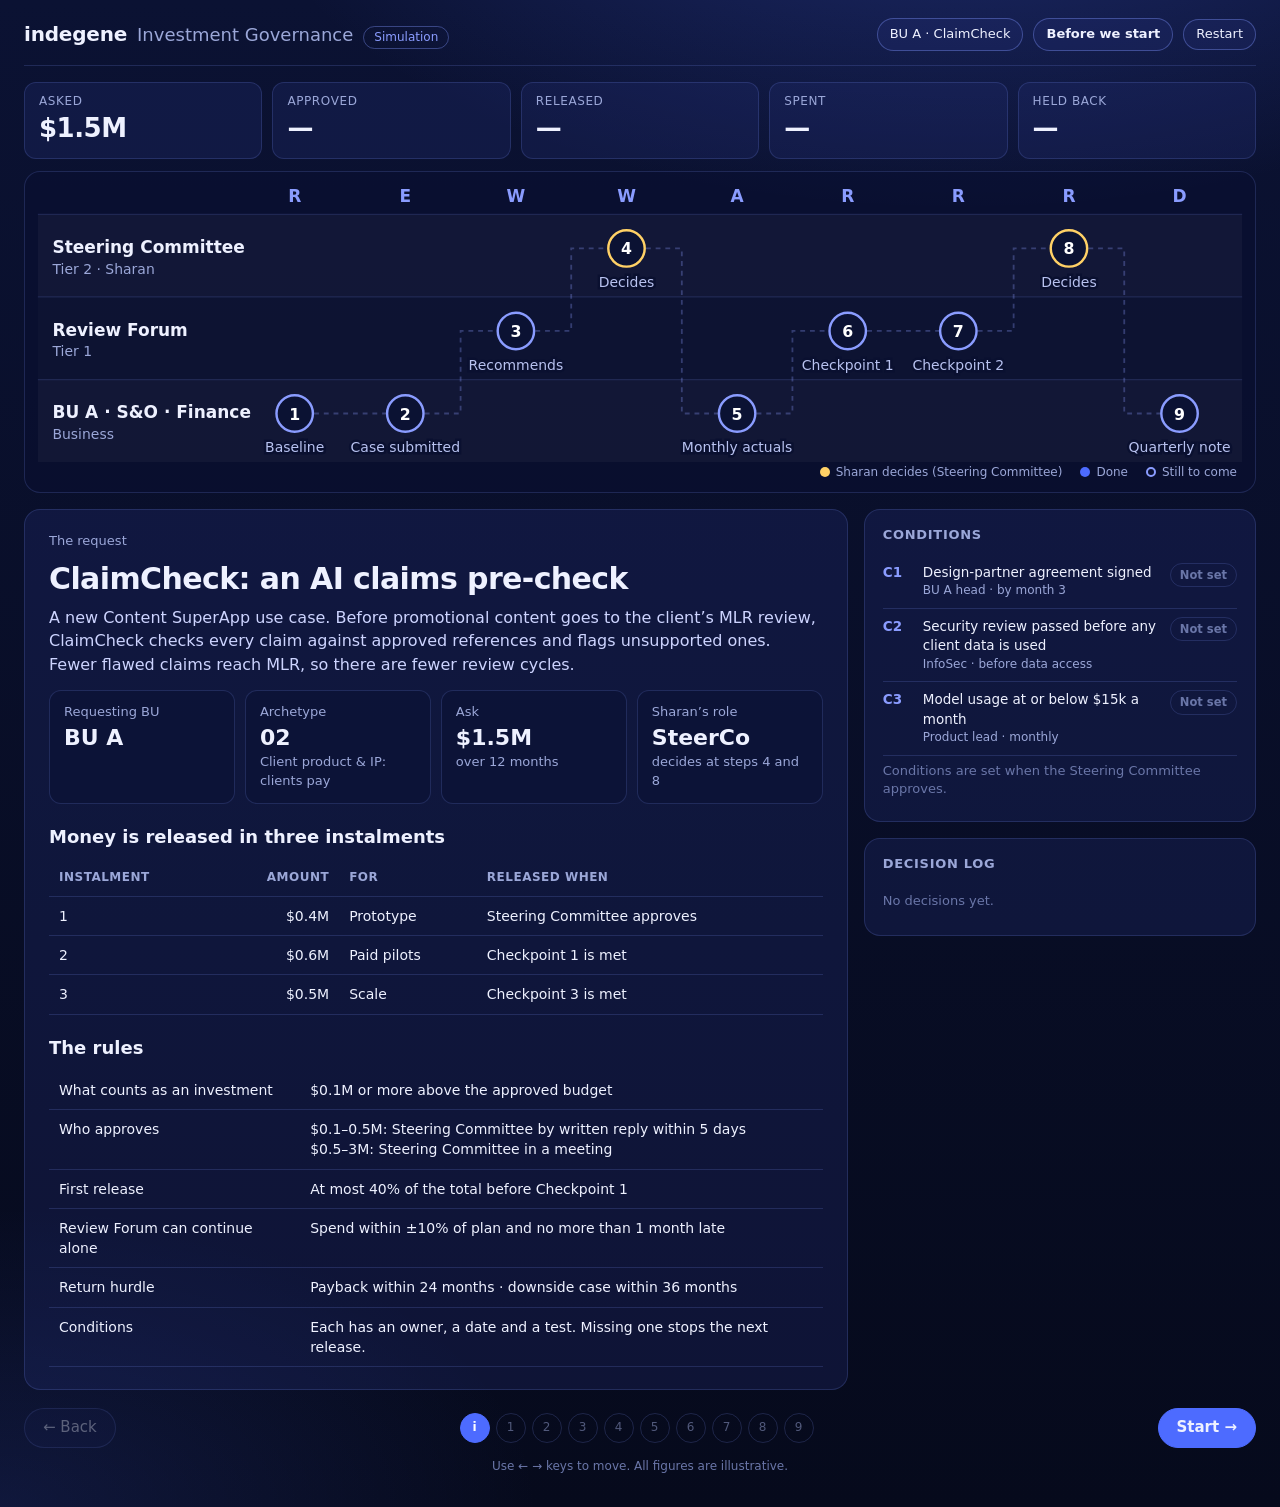
<file: investment-governance-simulation/Investment_Governance_Simulation.html>
<!doctype html>
<html lang="en">
<head>
<meta charset="utf-8">
<meta name="viewport" content="width=device-width, initial-scale=1">
<title>Investment Governance Simulation</title>
<style>
  :root {
    --bg: #060a1c;
    --bg-2: #0b1233;
    --panel: rgba(36, 48, 120, 0.28);
    --panel-strong: rgba(52, 70, 170, 0.38);
    --line: rgba(130, 150, 255, 0.18);
    --line-strong: rgba(130, 150, 255, 0.38);
    --text: #eef1ff;
    --muted: #9ba7d8;
    --faint: #6a76a8;
    --accent: #4d6bff;
    --accent-2: #8a9cff;
    --good: #3ddc97;
    --warn: #ffb547;
    --bad: #ff6b7a;
    --radius: 16px;
  }
  * { box-sizing: border-box; }
  html, body { margin: 0; }
  body {
    min-height: 100vh;
    color: var(--text);
    background:
      radial-gradient(1200px 600px at 75% -10%, rgba(77, 107, 255, 0.28), transparent 60%),
      radial-gradient(900px 500px at 0% 100%, rgba(77, 107, 255, 0.14), transparent 60%),
      linear-gradient(180deg, var(--bg-2), var(--bg));
    background-color: var(--bg);
    font-family: "Segoe UI", system-ui, -apple-system, Roboto, "Helvetica Neue", Arial, sans-serif;
    font-size: 15px;
    line-height: 1.45;
  }
  .wrap { max-width: 1320px; margin: 0 auto; padding: 0 24px 32px; }

  /* Header */
  header.top {
    display: flex; align-items: center; justify-content: space-between; gap: 16px;
    padding: 18px 0 14px; border-bottom: 1px solid var(--line);
  }
  .brand { display: flex; align-items: baseline; gap: 10px; flex-wrap: wrap; }
  .brand b { font-size: 20px; letter-spacing: -0.2px; }
  .brand span { color: var(--muted); font-size: 18px; }
  .brand em { font-style: normal; font-size: 12px; color: var(--accent-2); border: 1px solid var(--line-strong); padding: 2px 10px; border-radius: 999px; }
  .top-right { display: flex; align-items: center; gap: 10px; }
  .chip { font-size: 13px; padding: 6px 12px; border-radius: 999px; border: 1px solid var(--line-strong); background: var(--panel); white-space: nowrap; }
  .chip.month { color: var(--text); font-weight: 600; }
  button { font: inherit; color: inherit; cursor: pointer; }
  .btn {
    border: 1px solid var(--line-strong); background: var(--panel); border-radius: 999px;
    padding: 8px 18px; transition: background .2s, border-color .2s, opacity .2s;
  }
  .btn:hover:not(:disabled) { background: var(--panel-strong); border-color: var(--accent-2); }
  .btn:disabled { opacity: .35; cursor: not-allowed; }
  .btn.primary { background: var(--accent); border-color: var(--accent); font-weight: 600; }
  .btn.primary:hover:not(:disabled) { background: #6480ff; }
  .btn.small { padding: 5px 12px; font-size: 13px; }

  /* Money meter */
  .meter { display: grid; grid-template-columns: repeat(5, 1fr); gap: 10px; margin: 16px 0 12px; }
  .tile { background: var(--panel); border: 1px solid var(--line); border-radius: 12px; padding: 10px 14px; transition: border-color .4s, background .4s; }
  .tile .k { font-size: 12px; color: var(--muted); text-transform: uppercase; letter-spacing: .6px; }
  .tile .v { font-size: 26px; font-weight: 700; letter-spacing: -0.5px; font-variant-numeric: tabular-nums; }
  .tile.flash { border-color: var(--accent-2); background: var(--panel-strong); }
  .tile.warn { border-color: var(--bad); background: rgba(255, 107, 122, 0.14); }
  .tile.warn .v { color: var(--bad); }

  /* Swimlane */
  .lane-card { background: rgba(10, 16, 50, 0.55); border: 1px solid var(--line); border-radius: var(--radius); padding: 6px 8px 2px; }
  .lane-card svg { width: 100%; height: auto; display: block; }
  .legend { display: flex; gap: 18px; justify-content: flex-end; font-size: 12px; color: var(--muted); padding: 0 10px 8px; }
  .legend i { display: inline-block; width: 10px; height: 10px; border-radius: 50%; margin-right: 6px; vertical-align: -1px; }

  /* Main */
  .main { display: grid; grid-template-columns: minmax(0, 2.1fr) minmax(280px, 1fr); gap: 16px; margin-top: 16px; }
  .card { background: var(--panel); border: 1px solid var(--line); border-radius: var(--radius); padding: 22px 24px; }
  .stage-head { display: flex; align-items: center; gap: 12px; flex-wrap: wrap; margin-bottom: 4px; }
  .letter { width: 40px; height: 40px; border-radius: 10px; background: var(--accent); display: grid; place-items: center; font-weight: 800; font-size: 20px; }
  .eyebrow { color: var(--muted); font-size: 13px; }
  .who { font-size: 13px; color: var(--accent-2); }
  h1 { font-size: 30px; margin: 6px 0 6px; letter-spacing: -0.6px; }
  h2 { font-size: 18px; margin: 20px 0 10px; }
  h3 { font-size: 15px; margin: 0 0 6px; }
  p { margin: 6px 0; }
  .lead { color: #cdd4ff; font-size: 16px; }
  .muted { color: var(--muted); }
  .star { color: #ffd166; }
  .badge-sharan { font-size: 12px; font-weight: 700; color: #1a1300; background: #ffd166; padding: 3px 10px; border-radius: 999px; }

  table { width: 100%; border-collapse: collapse; font-size: 14px; }
  th, td { text-align: left; padding: 9px 10px; border-bottom: 1px solid var(--line); vertical-align: top; }
  th { color: var(--muted); font-weight: 600; font-size: 12px; text-transform: uppercase; letter-spacing: .5px; }
  td.num, th.num { text-align: right; font-variant-numeric: tabular-nums; }
  .ok { color: var(--good); font-weight: 600; }
  .pending { color: var(--warn); font-weight: 600; }
  .bad { color: var(--bad); font-weight: 600; }

  .grid2 { display: grid; grid-template-columns: 1fr 1fr; gap: 12px; }
  .grid4 { display: grid; grid-template-columns: repeat(4, 1fr); gap: 10px; }
  .stat { background: rgba(10, 16, 50, 0.45); border: 1px solid var(--line); border-radius: 12px; padding: 12px 14px; }
  .stat .v { font-size: 22px; font-weight: 700; }
  .stat .k { font-size: 13px; color: var(--muted); }
  .stamp { display: inline-block; margin-top: 14px; padding: 6px 14px; border: 2px solid var(--good); color: var(--good); border-radius: 8px; font-weight: 700; letter-spacing: .6px; transform: rotate(-2deg); }

  .checklist { list-style: none; padding: 0; margin: 8px 0; display: grid; grid-template-columns: 1fr 1fr; gap: 6px 16px; }
  .checklist li::before { content: "✓"; color: var(--good); font-weight: 700; margin-right: 8px; }

  /* Five questions */
  .fq { display: grid; grid-template-columns: minmax(0, 1fr) minmax(0, 1.25fr); gap: 14px; }
  .fq-list { display: flex; flex-direction: column; gap: 6px; }
  .fq-item { display: flex; gap: 10px; align-items: center; text-align: left; border: 1px solid transparent; background: transparent; border-radius: 10px; padding: 9px 10px; }
  .fq-item .n { width: 26px; height: 26px; flex: none; border-radius: 50%; display: grid; place-items: center; font-size: 13px; background: var(--panel-strong); }
  .fq-item.active { background: var(--accent); }
  .fq-item.active .n { background: rgba(255,255,255,.25); }
  .fq-item.seen:not(.active) .n { background: var(--good); color: #062a1a; }
  .fq-item:hover:not(.active) { border-color: var(--line-strong); }
  .fq-detail { background: linear-gradient(160deg, #3a56f0, #2a3fb8); border-radius: 14px; padding: 16px 18px; }
  .fq-detail .sub { font-size: 12px; color: #d8deff; text-transform: uppercase; letter-spacing: .5px; margin-top: 12px; }
  .fq-detail p { color: #f2f4ff; }
  .fq-detail table td, .fq-detail table th { border-color: rgba(255,255,255,.2); padding: 6px 8px; }
  .fq-detail table th { color: #d8deff; }

  /* Checks */
  .checks { display: grid; grid-template-columns: repeat(3, 1fr); gap: 10px; }
  .check { border: 1px solid var(--line); border-radius: 12px; padding: 12px 14px; background: rgba(10, 16, 50, 0.45); }
  .check .lbl { font-size: 12px; color: var(--muted); }
  .check .res { font-size: 15px; font-weight: 700; margin-top: 4px; }
  .check.pass { border-color: rgba(61, 220, 151, 0.45); }
  .hurdle { margin: 10px 0 4px; }
  .hurdle .row { display: grid; grid-template-columns: 130px 1fr 150px; align-items: center; gap: 12px; margin: 8px 0; font-size: 14px; }
  .bar { position: relative; height: 12px; border-radius: 999px; background: rgba(255,255,255,.08); }
  .bar .fill { position: absolute; left: 0; top: 0; bottom: 0; border-radius: 999px; background: var(--good); }
  .bar .mark { position: absolute; top: -5px; bottom: -5px; width: 2px; background: var(--warn); }

  /* Decisions */
  .decide { margin-top: 18px; padding: 16px 18px; border-radius: 14px; border: 1px dashed #ffd166; background: rgba(255, 209, 102, 0.06); }
  .options { display: flex; flex-wrap: wrap; gap: 10px; margin-top: 10px; }
  .opt { border: 1px solid var(--line-strong); background: var(--panel-strong); border-radius: 999px; padding: 10px 20px; font-weight: 600; }
  .opt:hover:not(:disabled) { border-color: #ffd166; }
  .opt.chosen { background: var(--accent); border-color: var(--accent); }
  .opt:disabled:not(.chosen) { opacity: .35; cursor: not-allowed; }
  .outcome { margin-top: 12px; padding: 12px 14px; border-radius: 10px; font-size: 14px; }
  .outcome.good { background: rgba(61, 220, 151, 0.12); border: 1px solid rgba(61, 220, 151, 0.45); }
  .outcome.warn { background: rgba(255, 107, 122, 0.12); border: 1px solid rgba(255, 107, 122, 0.5); }
  .rf-decision { margin-top: 16px; padding: 14px 16px; border-radius: 12px; background: rgba(61, 220, 151, 0.1); border: 1px solid rgba(61, 220, 151, 0.4); }
  .rf-decision b { color: var(--good); }

  /* Brief */
  .brief { border: 1px solid var(--line-strong); border-radius: 12px; overflow: hidden; }
  .brief .row { display: grid; grid-template-columns: 190px 1fr; border-bottom: 1px solid var(--line); }
  .brief .row:last-child { border-bottom: 0; }
  .brief .row > div { padding: 9px 12px; font-size: 14px; }
  .brief .row > div:first-child { color: var(--muted); background: rgba(10, 16, 50, 0.4); }

  /* Side */
  .side { display: flex; flex-direction: column; gap: 16px; }
  .side .card { padding: 16px 18px; }
  .side h3 { font-size: 13px; text-transform: uppercase; letter-spacing: .7px; color: var(--muted); margin-bottom: 10px; }
  .cond { display: grid; grid-template-columns: 32px 1fr auto; gap: 8px; align-items: start; padding: 8px 0; border-bottom: 1px solid var(--line); font-size: 13.5px; }
  .cond:last-child { border-bottom: 0; }
  .cond .id { font-weight: 700; color: var(--accent-2); }
  .cond .meta { color: var(--muted); font-size: 12px; }
  .pill { font-size: 11.5px; font-weight: 700; padding: 3px 9px; border-radius: 999px; white-space: nowrap; }
  .pill.notset { color: var(--faint); border: 1px solid var(--line); }
  .pill.pending { color: var(--warn); border: 1px solid rgba(255, 181, 71, .5); }
  .pill.ok { color: #062a1a; background: var(--good); }
  .log { list-style: none; padding: 0; margin: 0; font-size: 13.5px; }
  .log li { padding: 8px 0; border-bottom: 1px solid var(--line); }
  .log li:last-child { border-bottom: 0; }
  .log .when { color: var(--muted); font-size: 12px; }
  .log .who.sc { color: #ffd166; }
  .empty { color: var(--faint); font-size: 13px; }

  /* Footer nav */
  .nav { display: flex; align-items: center; justify-content: space-between; gap: 12px; margin-top: 18px; }
  .dots { display: flex; gap: 6px; flex-wrap: wrap; justify-content: center; }
  .dot { width: 30px; height: 30px; border-radius: 50%; border: 1px solid var(--line-strong); background: transparent; font-size: 12px; color: var(--muted); }
  .dot.done { background: var(--panel-strong); color: var(--text); }
  .dot.current { background: var(--accent); border-color: var(--accent); color: #fff; font-weight: 700; }
  .dot:disabled { cursor: not-allowed; opacity: .5; }
  .hint { text-align: center; color: var(--faint); font-size: 12px; margin-top: 10px; }

  .fade { animation: fade .35s ease; }
  @keyframes fade { from { opacity: 0; transform: translateY(6px); } to { opacity: 1; transform: none; } }
  @media (prefers-reduced-motion: reduce) { .fade { animation: none; } }

  @media (max-width: 980px) {
    .main { grid-template-columns: 1fr; }
    .meter { grid-template-columns: repeat(3, 1fr); }
    .fq, .grid2, .checks { grid-template-columns: 1fr; }
    .grid4 { grid-template-columns: 1fr 1fr; }
  }
  @media (max-width: 600px) {
    .wrap { padding: 0 16px 24px; }
    .meter { grid-template-columns: 1fr 1fr; }
    .checklist { grid-template-columns: 1fr; }
    .brief .row { grid-template-columns: 1fr; }
    .hurdle .row { grid-template-columns: 1fr; gap: 4px; }
    h1 { font-size: 24px; }
    .top-right .chip:not(.month) { display: none; }
  }
</style>
</head>
<body>
<div class="wrap">
  <header class="top">
    <div class="brand">
      <b>indegene</b><span>Investment Governance</span><em>Simulation</em>
    </div>
    <div class="top-right">
      <span class="chip">BU A · ClaimCheck</span>
      <span class="chip month" id="month">Month 0</span>
      <button class="btn small" id="restart" title="Restart the simulation">Restart</button>
    </div>
  </header>

  <section class="meter" aria-label="Money meter">
    <div class="tile" id="t-asked"><div class="k">Asked</div><div class="v">$1.5M</div></div>
    <div class="tile" id="t-approved"><div class="k">Approved</div><div class="v">—</div></div>
    <div class="tile" id="t-released"><div class="k">Released</div><div class="v">—</div></div>
    <div class="tile" id="t-spent"><div class="k">Spent</div><div class="v">—</div></div>
    <div class="tile" id="t-held"><div class="k">Held back</div><div class="v">—</div></div>
  </section>

  <section class="lane-card" aria-label="Who acts at each step">
    <svg id="lane" viewBox="0 0 1000 236" role="img" aria-label="Swimlane of the nine steps"></svg>
    <div class="legend">
      <span><i style="background:#ffd166"></i>Sharan decides (Steering Committee)</span>
      <span><i style="background:var(--accent)"></i>Done</span>
      <span><i style="border:2px solid var(--accent-2)"></i>Still to come</span>
    </div>
  </section>

  <section class="main">
    <article class="card" id="stage"></article>
    <aside class="side">
      <div class="card">
        <h3>Conditions</h3>
        <div id="conds"></div>
      </div>
      <div class="card">
        <h3>Decision log</h3>
        <ul class="log" id="log"></ul>
      </div>
    </aside>
  </section>

  <nav class="nav">
    <button class="btn" id="back">← Back</button>
    <div class="dots" id="dots"></div>
    <button class="btn primary" id="next">Next →</button>
  </nav>
  <div class="hint">Use ← → keys to move. All figures are illustrative.</div>
</div>

<script>
(function () {
  "use strict";

  // ---------- Data ----------
  var STEPS = [
    null, // 0 = intro
    { n: 1, letter: "R", stage: "Record baseline", lane: 2, node: "Baseline",          who: "S&O, with Finance", month: "Month 0" },
    { n: 2, letter: "E", stage: "Establish investment case", lane: 2, node: "Case submitted", who: "BU A, with S&O", month: "Month 0" },
    { n: 3, letter: "W", stage: "Weigh value & risks", lane: 1, node: "Recommends",    who: "Review Forum", month: "Month 0" },
    { n: 4, letter: "W", stage: "Weigh value & risks", lane: 0, node: "Decides",       who: "Steering Committee", month: "Month 0", sharan: true },
    { n: 5, letter: "A", stage: "Assess updates", lane: 2, node: "Monthly actuals",    who: "Finance reports · BU A explains · S&O reviews", month: "Months 1–3" },
    { n: 6, letter: "R", stage: "Review performance", lane: 1, node: "Checkpoint 1",   who: "Review Forum", month: "Month 3" },
    { n: 7, letter: "R", stage: "Review performance", lane: 1, node: "Checkpoint 2",   who: "Review Forum", month: "Month 8" },
    { n: 8, letter: "R", stage: "Review performance", lane: 0, node: "Decides",        who: "Steering Committee", month: "Month 12", sharan: true },
    { n: 9, letter: "D", stage: "Document outcomes", lane: 2, node: "Quarterly note",  who: "S&O, to the Steering Committee", month: "Quarter end" }
  ];
  var LAST = 9;

  var QUESTIONS = [
    {
      q: "Is the client problem real?",
      show: "Design-partner clients (not Indegene teams) who describe the problem, a buyer who owns the budget, and what they spend today.",
      ans: "<p>Two named clients describe the problem. The buyer is each client’s <b>head of MLR operations</b>, who owns the budget and spends about <b>$1.1M a year</b> on review cycles.</p><p>One design partner has signed a <b>letter of intent</b>.</p>"
    },
    {
      q: "What can be reused?",
      show: "Share of the build that is reusable, a ceiling on custom work per client [~20%], and a core already working for [2] use cases.",
      ans: "<p><b>60%</b> of the build reuses the Content SuperApp core, which already runs <b>2 use cases</b>.</p><p>Custom work per client: about <b>20%</b>, at the ceiling.</p>"
    },
    {
      q: "Build, partner or buy?",
      show: "A side-by-side: cost, time to first client, what we own (code, data rights, IP), and why ours is different.",
      ans: "<table><tr><th></th><th>Build</th><th>Vendor licence</th></tr>" +
           "<tr><td>Cost</td><td>$1.5M one-time</td><td>$0.4M every year</td></tr>" +
           "<tr><td>First paying client</td><td>Month 8</td><td>Month 4</td></tr>" +
           "<tr><td>What we own</td><td>Code, data rights, IP</td><td>Nothing</td></tr>" +
           "<tr><td>Uses our MLR reference library</td><td>Yes</td><td>No</td></tr></table>" +
           "<p><b>Build</b>: slower to start, but we own it and it uses data no one else has.</p>"
    },
    {
      q: "Is the plan realistic?",
      show: "Prototype, paid pilot and scale milestones with full cost: model usage, security review, client data access, support.",
      ans: "<p>Prototype by <b>month 3</b> · paid pilots by <b>month 8</b> · scale by <b>month 12</b>.</p>" +
           "<table><tr><th>Spend head</th><th class='num'>$M</th></tr>" +
           "<tr><td>Engineering team (6 people, 12 months)</td><td class='num'>0.72</td></tr>" +
           "<tr><td>GenAI model usage</td><td class='num'>0.18</td></tr>" +
           "<tr><td>Reference library &amp; data licences</td><td class='num'>0.15</td></tr>" +
           "<tr><td>Security &amp; privacy review</td><td class='num'>0.10</td></tr>" +
           "<tr><td>Client onboarding &amp; support</td><td class='num'>0.20</td></tr>" +
           "<tr><td>Contingency</td><td class='num'>0.15</td></tr>" +
           "<tr><th>Total</th><th class='num'>1.50</th></tr></table>"
    },
    {
      q: "Will clients pay?",
      show: "Price model, pilot terms, a pilot-to-paid plan, cost to serve per client, and revenue and margin at [3] clients.",
      ans: "<p>3-month paid pilot at <b>$60k</b>, credited against a <b>$300k a year</b> licence if the client converts.</p>" +
           "<p>Cost to serve: <b>$90k</b> per client per year.</p>" +
           "<p>At 3 clients: <b>$0.9M a year</b> revenue, about <b>70% margin</b>.</p>"
    }
  ];

  // ---------- State ----------
  var state;
  function fresh() {
    return { step: 0, max: 0, d4: null, d8: null, q: 0, seen: { 0: true }, preview: null };
  }
  state = fresh();

  // ---------- Derived ----------
  function money() {
    var s = state.step, approved = null, released = null, spent = null;
    if (s > 4 || (s === 4 && state.d4)) { approved = 1.5; released = 0.4; spent = 0; }
    if (s >= 5) spent = 0.40;
    if (s >= 6) released = 1.0;
    if (s >= 7) spent = 0.78;
    if (s >= 8) spent = 1.02;
    if (s > 8 || (s === 8 && state.d8)) released = 1.5;
    var held = approved === null ? null : +(approved - released).toFixed(2);
    var m = { approved: approved, released: released, spent: spent, held: held, warn: {} };
    if (state.preview) {
      for (var k in state.preview) m[k] = state.preview[k];
    }
    return m;
  }

  function conditions() {
    var s = state.step;
    var live = s > 4 || (s === 4 && state.d4);
    var c = [
      { id: "C1", t: "Design-partner agreement signed", meta: "BU A head · by month 3", st: "notset" },
      { id: "C2", t: "Security review passed before any client data is used", meta: "InfoSec · before data access", st: "notset" },
      { id: "C3", t: "Model usage at or below $15k a month", meta: "Product lead · monthly", st: "notset" }
    ];
    if (live) c.forEach(function (x) { x.st = "pending"; });
    if (s >= 5) c[2].st = "ok";
    if (s >= 6) { c[0].st = "ok"; c[1].st = "ok"; }
    return c;
  }

  function logEntries() {
    var s = state.step, L = [];
    if (s >= 1) L.push(["Month 0", "S&O", "Baseline locked"]);
    if (s >= 2) L.push(["Month 0", "BU A", "Case submitted: $1.5M"]);
    if (s >= 3) L.push(["Month 0", "Review Forum", "Recommends Approve in parts"]);
    if (s > 4 || (s === 4 && state.d4)) L.push(["Month 0", "Steering Committee", "Approved in parts · $0.4M released", true]);
    if (s >= 6) L.push(["Month 3", "Review Forum", "Continue · $0.6M released"]);
    if (s >= 7) L.push(["Month 8", "Review Forum", "Continue · no new money"]);
    if (s > 8 || (s === 8 && state.d8)) L.push(["Month 12", "Steering Committee", "Scale up · $0.5M released", true]);
    if (s >= 9) L.push(["Quarter end", "S&O", "Quarterly note sent"]);
    return L.reverse();
  }

  function canAdvance() {
    if (state.step === 4) return state.d4 === "parts";
    if (state.step === 8) return state.d8 === "scale";
    return state.step < LAST;
  }

  // ---------- Formatting ----------
  function fmt(v) {
    if (v === null || v === undefined) return "—";
    var t = (Math.round(v * 100) / 100).toFixed(2).replace(/0$/, "").replace(/\.0$/, "");
    if (t === "0.") t = "0";
    return "$" + t + "M";
  }

  // ---------- Render: money meter ----------
  var prevMoney = {};
  function renderMoney() {
    var m = money();
    ["approved", "released", "spent", "held"].forEach(function (k) {
      var tile = document.getElementById("t-" + k);
      var el = tile.querySelector(".v");
      var txt = fmt(m[k]);
      if (prevMoney[k] !== undefined && prevMoney[k] !== txt) {
        tile.classList.add("flash");
        setTimeout(function () { tile.classList.remove("flash"); }, 900);
      }
      el.textContent = txt;
      tile.classList.toggle("warn", !!m.warn[k]);
      prevMoney[k] = txt;
    });
  }

  // ---------- Render: swimlane ----------
  var SVGNS = "http://www.w3.org/2000/svg";
  function el(name, attrs, text) {
    var e = document.createElementNS(SVGNS, name);
    for (var k in attrs) e.setAttribute(k, attrs[k]);
    if (text !== undefined) e.textContent = text;
    return e;
  }
  function renderLane() {
    var svg = document.getElementById("lane");
    while (svg.firstChild) svg.removeChild(svg.firstChild);
    var left = 170, right = 990, top = 30, laneH = 68;
    var lanes = [["Steering Committee", "Tier 2 · Sharan"], ["Review Forum", "Tier 1"], ["BU A · S&O · Finance", "Business"]];
    var colW = (right - left) / 9;
    function cx(n) { return left + (n - 0.5) * colW; }
    function cy(l) { return top + l * laneH + laneH / 2 - 6; }

    lanes.forEach(function (ln, i) {
      var y = top + i * laneH;
      svg.appendChild(el("rect", { x: 4, y: y, width: 992, height: laneH, fill: i % 2 ? "rgba(255,255,255,0.015)" : "rgba(255,255,255,0.035)" }));
      svg.appendChild(el("line", { x1: 4, x2: 996, y1: y, y2: y, stroke: "rgba(130,150,255,0.15)" }));
      svg.appendChild(el("text", { x: 16, y: y + laneH / 2 - 2, fill: "#eef1ff", "font-size": 14, "font-weight": 700 }, ln[0]));
      svg.appendChild(el("text", { x: 16, y: y + laneH / 2 + 15, fill: "#9ba7d8", "font-size": 11.5 }, ln[1]));
    });
    for (var n = 1; n <= 9; n++) {
      var st = STEPS[n];
      var active = state.step === n;
      svg.appendChild(el("text", { x: cx(n), y: 20, "text-anchor": "middle", fill: active ? "#ffffff" : "#8a9cff", "font-size": 14, "font-weight": 800 }, st.letter));
    }
    // connectors
    for (n = 1; n < 9; n++) {
      var a = STEPS[n], b = STEPS[n + 1];
      var x1 = cx(n), y1 = cy(a.lane), x2 = cx(n + 1), y2 = cy(b.lane), mx = (x1 + x2) / 2;
      var done = state.step > n;
      svg.appendChild(el("path", {
        d: "M" + x1 + " " + y1 + " H" + mx + " V" + y2 + " H" + x2,
        fill: "none", stroke: done ? "#4d6bff" : "rgba(138,156,255,0.3)", "stroke-width": done ? 2.5 : 1.5,
        "stroke-dasharray": done ? "" : "4 4"
      }));
    }
    // nodes
    for (n = 1; n <= 9; n++) {
      st = STEPS[n];
      var x = cx(n), y = cy(st.lane);
      var isCur = state.step === n, isDone = state.step > n;
      var g = el("g", { style: "cursor:" + (n <= state.max ? "pointer" : "default") });
      if (isCur) g.appendChild(el("circle", { cx: x, cy: y, r: 22, fill: "rgba(77,107,255,0.35)" }));
      var fill = isDone ? "#4d6bff" : isCur ? "#4d6bff" : "#0b1233";
      var stroke = st.sharan ? "#ffd166" : "#8a9cff";
      if (st.sharan && (isDone || isCur)) fill = isCur ? "#4d6bff" : "#c9a53f";
      g.appendChild(el("circle", { cx: x, cy: y, r: 15, fill: fill, stroke: stroke, "stroke-width": 2 }));
      g.appendChild(el("text", { x: x, y: y + 5, "text-anchor": "middle", fill: "#fff", "font-size": 13, "font-weight": 700 }, String(n)));
      var label = st.node;
      if (n === 4 && (state.d4 === "parts" || state.step > 4)) label = "Approves in parts";
      if (n === 8 && (state.d8 === "scale" || state.step > 8)) label = "Scale up";
      if (n === 6 && state.step >= 6) label = "Continue";
      if (n === 7 && state.step >= 7) label = "Continue";
      g.appendChild(el("text", { x: x, y: y + 32, "text-anchor": "middle", fill: isCur ? "#ffffff" : "#b8c2f0", "font-size": 11.5, "font-weight": isCur ? 700 : 400, stroke: "#0a1030", "stroke-width": 4, "paint-order": "stroke" }, label));
      (function (target) {
        g.addEventListener("click", function () { if (target <= state.max) go(target); });
      })(n);
      svg.appendChild(g);
    }
  }

  // ---------- Render: side ----------
  function renderSide() {
    var c = conditions();
    var labels = { notset: "Not set", pending: "Live", ok: "Met" };
    document.getElementById("conds").innerHTML = c.map(function (x) {
      return "<div class='cond'><span class='id'>" + x.id + "</span><div>" + x.t + "<div class='meta'>" + x.meta + "</div></div><span class='pill " + x.st + "'>" + labels[x.st] + "</span></div>";
    }).join("") + (c[0].st === "notset" ? "<p class='empty'>Conditions are set when the Steering Committee approves.</p>" : "");
    var L = logEntries();
    document.getElementById("log").innerHTML = L.length ? L.map(function (e) {
      return "<li><div class='when'>" + e[0] + " · <span class='who" + (e[3] ? " sc" : "") + "'>" + e[1] + "</span></div>" + e[2] + "</li>";
    }).join("") : "<li class='empty'>No decisions yet.</li>";
  }

  // ---------- Render: stage content ----------
  function head(s) {
    var st = STEPS[s];
    return "<div class='stage-head'><div class='letter'>" + st.letter + "</div><div><div class='eyebrow'>Step " + s + " of 9 · " + st.stage + "</div><div class='who'>" + st.who + "</div></div>" +
      (st.sharan ? "<span class='badge-sharan'>★ Sharan decides</span>" : "") + "</div>";
  }

  function stageIntro() {
    return "<div class='eyebrow'>The request</div>" +
      "<h1>ClaimCheck: an AI claims pre-check</h1>" +
      "<p class='lead'>A new Content SuperApp use case. Before promotional content goes to the client’s MLR review, ClaimCheck checks every claim against approved references and flags unsupported ones. Fewer flawed claims reach MLR, so there are fewer review cycles.</p>" +
      "<div class='grid4' style='margin-top:14px'>" +
        "<div class='stat'><div class='k'>Requesting BU</div><div class='v'>BU A</div></div>" +
        "<div class='stat'><div class='k'>Archetype</div><div class='v'>02</div><div class='k'>Client product &amp; IP: clients pay</div></div>" +
        "<div class='stat'><div class='k'>Ask</div><div class='v'>$1.5M</div><div class='k'>over 12 months</div></div>" +
        "<div class='stat'><div class='k'>Sharan’s role</div><div class='v'>SteerCo</div><div class='k'>decides at steps 4 and 8</div></div>" +
      "</div>" +
      "<h2>Money is released in three instalments</h2>" +
      "<table><tr><th>Instalment</th><th class='num'>Amount</th><th>For</th><th>Released when</th></tr>" +
      "<tr><td>1</td><td class='num'>$0.4M</td><td>Prototype</td><td>Steering Committee approves</td></tr>" +
      "<tr><td>2</td><td class='num'>$0.6M</td><td>Paid pilots</td><td>Checkpoint 1 is met</td></tr>" +
      "<tr><td>3</td><td class='num'>$0.5M</td><td>Scale</td><td>Checkpoint 3 is met</td></tr></table>" +
      "<h2>The rules</h2>" +
      "<table>" +
      "<tr><td>What counts as an investment</td><td>$0.1M or more above the approved budget</td></tr>" +
      "<tr><td>Who approves</td><td>$0.1–0.5M: Steering Committee by written reply within 5 days<br>$0.5–3M: Steering Committee in a meeting</td></tr>" +
      "<tr><td>First release</td><td>At most 40% of the total before Checkpoint 1</td></tr>" +
      "<tr><td>Review Forum can continue alone</td><td>Spend within ±10% of plan and no more than 1 month late</td></tr>" +
      "<tr><td>Return hurdle</td><td>Payback within 24 months · downside case within 36 months</td></tr>" +
      "<tr><td>Conditions</td><td>Each has an owner, a date and a test. Missing one stops the next release.</td></tr>" +
      "</table>";
  }

  function stage1() {
    return head(1) + "<h1>Where are we today?</h1>" +
      "<p class='lead'>Before any money moves, S&amp;O writes down the starting position. Every later number is compared with this.</p>" +
      "<div class='grid4' style='margin-top:14px'>" +
        "<div class='stat'><div class='v'>14</div><div class='k'>people doing a manual claims check</div></div>" +
        "<div class='stat'><div class='v'>$0.84M</div><div class='k'>spent on it a year</div></div>" +
        "<div class='stat'><div class='v'>3.1</div><div class='k'>MLR review cycles per asset</div></div>" +
        "<div class='stat'><div class='v'>4</div><div class='k'>clients asking for faster MLR</div></div>" +
      "</div>" +
      "<p class='muted' style='margin-top:12px'>Data from: Finance system (spend) · HR system (headcount) · timesheets (hours) · CRM (client asks) · SuperApp admin console (usage).</p>" +
      "<div class='stamp'>BASELINE LOCKED</div>";
  }

  function stage2() {
    var q = QUESTIONS[state.q];
    var list = QUESTIONS.map(function (x, i) {
      return "<button class='fq-item" + (i === state.q ? " active" : "") + (state.seen[i] ? " seen" : "") + "' data-q='" + i + "'><span class='n'>" + (i + 1) + "</span>" + x.q + "</button>";
    }).join("");
    return head(2) + "<h1>BU A makes the case</h1>" +
      "<h2>First: is it a real investment?</h2>" +
      "<ul class='checklist'><li>$1.5M above the approved budget</li><li>For a set period: 12 months</li><li>One owner: BU A product lead</li><li>All costs listed</li></ul>" +
      "<h2>Then: the five questions for archetype 02</h2>" +
      "<div class='fq'><div class='fq-list'>" + list + "</div>" +
      "<div class='fq-detail fade'><div class='sub' style='margin-top:0'>Question " + (state.q + 1) + " of 5</div><h3 style='font-size:19px;margin-top:4px'>" + q.q + "</h3>" +
      "<div class='sub'>What to show</div><p>" + q.show + "</p>" +
      "<div class='sub'>BU A’s answer</div>" + q.ans + "</div></div>";
  }

  function bar(label, val, hurdle, max, unit) {
    return "<div class='row'><div>" + label + "</div><div class='bar'><div class='fill' style='width:" + (val / max * 100) + "%'></div><div class='mark' style='left:" + (hurdle / max * 100) + "%'></div></div>" +
      "<div><b class='ok'>" + val + " " + unit + "</b> <span class='muted'>(hurdle " + hurdle + ")</span></div></div>";
  }

  function stage3() {
    return head(3) + "<h1>Is it worth it?</h1>" +
      "<p class='lead'>The S&amp;O leader chairs. Finance has checked the numbers. The BU A head presents but does not vote.</p>" +
      "<div class='checks' style='margin-top:12px'>" +
        "<div class='check pass'><div class='lbl'>Check 1</div><div>Real investment?</div><div class='res ok'>✓ Yes</div></div>" +
        "<div class='check pass'><div class='lbl'>Check 2</div><div>Proof good enough?</div><div class='res ok'>✓ All five answered with evidence</div></div>" +
        "<div class='check pass'><div class='lbl'>Check 3</div><div>Return worth it?</div><div class='res ok'>✓ Clears both hurdles</div></div>" +
      "</div>" +
      "<h2>Check 3: Finance’s numbers</h2>" +
      "<p class='muted'>Full cost and benefit assumptions checked against the baseline. Payback must land inside the hurdle (yellow line).</p>" +
      "<div class='hurdle'>" + bar("Base case payback", 20, 24, 40, "months") + bar("Downside payback", 34, 36, 40, "months") + "</div>" +
      "<p class='muted' style='font-size:13px'>Downside case: half the clients, 20% lower price.</p>" +
      "<h2>Recommendation: Approve in parts</h2>" +
      "<p>Approve the full $1.5M. Release <b>$0.4M now</b> for the prototype. The rest waits for the checkpoints, with three conditions:</p>" +
      "<table><tr><th>Condition</th><th>Owner</th><th>By</th></tr>" +
      "<tr><td>C1 · Design-partner agreement signed</td><td>BU A head</td><td>Month 3</td></tr>" +
      "<tr><td>C2 · Security review passed before any client data is used</td><td>InfoSec</td><td>Before data access</td></tr>" +
      "<tr><td>C3 · Model usage at or below $15k a month</td><td>Product lead</td><td>Monthly</td></tr></table>";
  }

  function decisionBlock(step, options, chosen, outcome) {
    var locked = !!chosen && outcome && outcome.ok;
    var btns = options.map(function (o) {
      return "<button class='opt" + (chosen === o.id ? " chosen" : "") + "' data-dec='" + step + ":" + o.id + "'" + (locked ? " disabled" : "") + ">" + o.label + "</button>";
    }).join("");
    var out = "";
    if (outcome) {
      out = "<div class='outcome fade " + (outcome.ok ? "good" : "warn") + "'>" + outcome.html +
        (outcome.ok ? "" : "<div style='margin-top:10px'><button class='btn small' data-retry='" + step + "'>Choose again</button></div>") + "</div>";
    }
    return "<div class='decide'><div><span class='star'>★</span> <b>Sharan, your call.</b> <span class='muted'>Pick one.</span></div><div class='options'>" + btns + "</div>" + out + "</div>";
  }

  var OUT4 = {
    parts: { ok: true, html: "<b>Approved in parts.</b> $0.4M is released for the prototype and $1.1M is held. Conditions C1–C3 are now live." },
    full:  { ok: false, html: "<b>All $1.5M goes out before any proof.</b> If the design partner doesn’t sign by month 3, most of the money is already committed and the conditions have no teeth. We lose our leverage." },
    back:  { ok: false, html: "<b>Sent back.</b> That’s allowed, but the case already answers all five questions with evidence. Sending it back costs about 5 weeks and teaches us nothing new." },
    decline: { ok: false, html: "<b>Declined.</b> We give up a client-funded product that clears both return hurdles, with 4 clients already asking for it." }
  };
  var OUT8 = {
    scale: { ok: true, html: "<b>Scale up.</b> The last $0.5M is released. All $1.5M is now out, each instalment only after its proof." },
    stop:  { ok: false, html: "<b>Stopped.</b> The $1.0M already spent doesn’t count either way: it is gone whatever we decide. Stopping gives up $0.9M a year of revenue that is already working and paid for." }
  };

  function stage4() {
    return head(4) + "<h1>The one-page brief</h1>" +
      "<p class='lead'>$1.5M is above $0.5M, so this comes to the Steering Committee in a meeting, not by written reply.</p>" +
      "<div class='brief' style='margin-top:12px'>" +
        "<div class='row'><div>The ask</div><div>$1.5M over 12 months for ClaimCheck, in three instalments</div></div>" +
        "<div class='row'><div>Our recommendation</div><div><b>Approve in parts.</b> Release $0.4M now; hold $1.1M for the checkpoints</div></div>" +
        "<div class='row'><div>The three checks</div><div><span class='ok'>✓</span> Real investment · <span class='ok'>✓</span> Proof good enough · <span class='ok'>✓</span> Return worth it</div></div>" +
        "<div class='row'><div>The numbers</div><div>Payback 20 months (hurdle 24) · downside 34 months (hurdle 36) · $0.9M a year revenue at 3 clients</div></div>" +
        "<div class='row'><div>Conditions</div><div>C1 design partner signed by month 3 · C2 security review before client data · C3 model usage ≤ $15k a month</div></div>" +
        "<div class='row'><div>Review Forum view</div><div>Unanimous. Finance has checked the numbers</div></div>" +
        "<div class='row'><div>If not approved</div><div>Manual claims checks continue at $0.84M a year; the 4 client asks go unanswered</div></div>" +
      "</div>" +
      decisionBlock(4, [
        { id: "full", label: "Approve" },
        { id: "parts", label: "Approve in parts" },
        { id: "back", label: "Send back" },
        { id: "decline", label: "Decline" }
      ], state.d4 || state.try4, state.d4 ? OUT4[state.d4] : state.try4 ? OUT4[state.try4] : null);
  }

  function stage5() {
    return head(5) + "<h1>Is the money going where we said?</h1>" +
      "<p class='lead'>Every month, from the same sources as the baseline so actuals compare like for like. No meeting needed.</p>" +
      "<table style='margin-top:12px'><tr><th></th><th class='num'>Month 1</th><th class='num'>Month 2</th><th class='num'>Month 3</th><th class='num'>Total</th></tr>" +
      "<tr><td>Spend · actual</td><td class='num'>$0.13M</td><td class='num'>$0.13M</td><td class='num'>$0.14M</td><td class='num'><b>$0.40M</b></td></tr>" +
      "<tr><td>Spend · plan</td><td class='num'>$0.13M</td><td class='num'>$0.13M</td><td class='num'>$0.14M</td><td class='num'>$0.40M</td></tr>" +
      "<tr><td>Model usage (C3 cap $15k)</td><td class='num ok'>$12k ✓</td><td class='num ok'>$14k ✓</td><td class='num ok'>$13k ✓</td><td class='num'></td></tr>" +
      "<tr><td>Prototype build</td><td class='num ok'>On track</td><td class='num ok'>On track</td><td class='num ok'>Done</td><td class='num'></td></tr>" +
      "</table>" +
      "<p style='margin-top:12px'><span class='ok'>✓ On plan.</span> Finance reports the actuals, BU A has no variances to explain, and S&amp;O reviews.</p>";
  }

  function checkpointTable(rows) {
    return "<table style='margin-top:12px'><tr><th>What we check</th><th>Plan</th><th>Actual</th></tr>" +
      rows.map(function (r) { return "<tr><td>" + r[0] + "</td><td>" + r[1] + "</td><td class='ok'>✓ " + r[2] + "</td></tr>"; }).join("") + "</table>";
  }
  function threeChecks(a, b, c) {
    return "<div class='checks' style='margin-top:14px'>" +
      "<div class='check pass'><div class='lbl'>Check 1</div><div>On plan?</div><div class='res ok'>✓ " + a + "</div></div>" +
      "<div class='check pass'><div class='lbl'>Check 2</div><div>Reason still true?</div><div class='res ok'>✓ " + b + "</div></div>" +
      "<div class='check pass'><div class='lbl'>Check 3</div><div>Return holding?</div><div class='res ok'>✓ " + c + "</div></div></div>";
  }

  function stage6() {
    return head(6) + "<h1>Checkpoint 1 · Prototype</h1>" +
      "<p class='lead'>Is it working? The Review Forum checks the proof before the next $0.6M goes out.</p>" +
      checkpointTable([
        ["Prototype built", "Month 3", "Built"],
        ["C1 · Design partner signed", "By month 3", "Signed agreement (BU A)"],
        ["C2 · Security review passed", "Before client data", "Passed (InfoSec)"],
        ["Spend vs plan", "$0.40M", "$0.40M (Finance)"]
      ]) +
      threeChecks("Yes", "Yes", "Payback 20 months") +
      "<div class='rf-decision fade'><b>Review Forum decides: Continue.</b> Within its limits (spend within ±10%, on time), so this does not need the Steering Committee. <b>$0.6M released</b> for paid pilots.</div>";
  }

  function stage7() {
    return head(7) + "<h1>Checkpoint 2 · Paid pilots</h1>" +
      "<p class='lead'>Are clients paying to try it?</p>" +
      checkpointTable([
        ["Paid pilots signed, with value", "2 pilots", "2 × $60k = $120k"],
        ["Run cost to date", "$0.76M", "$0.78M (+3%, within ±10%)"],
        ["MLR cycles per asset in pilots", "Below 3.1", "2.2 (was 3.1)"]
      ]) +
      threeChecks("Yes", "MLR cycles down 29%", "Payback 20 months") +
      "<div class='rf-decision fade'><b>Review Forum decides: Continue.</b> No new money needed: instalment 2 already covers this phase.</div>";
  }

  function stage8() {
    return head(8) + "<h1>Checkpoint 3 · Scale</h1>" +
      "<p class='lead'>Scaling up releases the last $0.5M, so it comes to the Steering Committee.</p>" +
      checkpointTable([
        ["Paying clients", "3", "3"],
        ["Run cost vs plan", "$1.00M", "$1.02M (+2%)"],
        ["Revenue billed", "$0.40M", "$0.41M"]
      ]) +
      threeChecks("Yes", "Yes", "Payback still 20 months") +
      "<p class='muted' style='margin-top:12px'>Rule: money already spent should not drive the decision.</p>" +
      decisionBlock(8, [
        { id: "scale", label: "Scale up" },
        { id: "stop", label: "Stop" }
      ], state.d8 || state.try8, state.d8 ? OUT8[state.d8] : state.try8 ? OUT8[state.try8] : null);
  }

  function stage9() {
    return head(9) + "<h1>Quarterly note to the Steering Committee</h1>" +
      "<div class='brief' style='margin-top:12px'>" +
        "<div class='row'><div>Investment</div><div>ClaimCheck · BU A · Archetype 02</div></div>" +
        "<div class='row'><div>Decision path</div><div>Approve in parts → Continue → Continue → Scale up</div></div>" +
        "<div class='row'><div>Money</div><div>$1.5M approved · released in 3 steps · $1.02M spent to date</div></div>" +
        "<div class='row'><div>Conditions</div><div>C1, C2, C3 all met</div></div>" +
        "<div class='row'><div>Value so far</div><div>3 paying clients · $0.9M a year in licences · MLR cycles down 29% (3.1 → 2.2)</div></div>" +
        "<div class='row'><div>Next</div><div>Track run cost and new clients monthly; next review next quarter</div></div>" +
      "</div>" +
      "<h2 style='margin-top:24px;font-size:22px'>Same $1.5M. The difference is that each dollar waited for its proof.</h2>" +
      "<p style='margin-top:14px'><button class='btn' id='again'>Run it again</button></p>";
  }

  var RENDER = [stageIntro, stage1, stage2, stage3, stage4, stage5, stage6, stage7, stage8, stage9];

  // ---------- Render all ----------
  function render(animate) {
    var stage = document.getElementById("stage");
    stage.innerHTML = RENDER[state.step]();
    if (animate) { stage.classList.remove("fade"); void stage.offsetWidth; stage.classList.add("fade"); }
    document.getElementById("month").textContent = state.step === 0 ? "Before we start" : STEPS[state.step].month;
    renderMoney();
    renderLane();
    renderSide();
    // nav
    document.getElementById("back").disabled = state.step === 0;
    var next = document.getElementById("next");
    next.disabled = !canAdvance();
    next.textContent = state.step === 0 ? "Start →" : state.step === LAST ? "Done" : "Next →";
    var dots = "";
    for (var i = 0; i <= LAST; i++) {
      var cls = i === state.step ? "current" : i <= state.max ? "done" : "";
      dots += "<button class='dot " + cls + "' data-go='" + i + "'" + (i > state.max ? " disabled" : "") + " aria-label='" + (i === 0 ? "Intro" : "Step " + i) + "'>" + (i === 0 ? "i" : i) + "</button>";
    }
    document.getElementById("dots").innerHTML = dots;
  }

  function go(n) {
    state.preview = null;
    state.step = n;
    if (n > state.max) state.max = n;
    render(true);
    window.scrollTo({ top: 0, behavior: "smooth" });
  }

  // ---------- Events ----------
  document.getElementById("next").addEventListener("click", function () { if (canAdvance()) go(state.step + 1); });
  document.getElementById("back").addEventListener("click", function () { if (state.step > 0) go(state.step - 1); });
  document.getElementById("restart").addEventListener("click", function () { state = fresh(); prevMoney = {}; render(true); });
  document.addEventListener("keydown", function (e) {
    if (e.key === "ArrowRight" && canAdvance()) go(state.step + 1);
    if (e.key === "ArrowLeft" && state.step > 0) go(state.step - 1);
  });
  document.addEventListener("click", function (e) {
    var t = e.target.closest("[data-q],[data-dec],[data-retry],[data-go],#again");
    if (!t) return;
    if (t.id === "again") { state = fresh(); prevMoney = {}; render(true); return; }
    if (t.hasAttribute("data-go")) { go(+t.getAttribute("data-go")); return; }
    if (t.hasAttribute("data-q")) {
      state.q = +t.getAttribute("data-q"); state.seen[state.q] = true; render(false); return;
    }
    if (t.hasAttribute("data-retry")) {
      var s = t.getAttribute("data-retry");
      state["try" + s] = null; state.preview = null; render(false); return;
    }
    if (t.hasAttribute("data-dec")) {
      var parts = t.getAttribute("data-dec").split(":"), step = parts[0], id = parts[1];
      if (step === "4") {
        if (id === "parts") { state.d4 = "parts"; state.try4 = null; state.preview = null; }
        else {
          state.try4 = id;
          state.preview = id === "full"
            ? { approved: 1.5, released: 1.5, spent: 0, held: 0, warn: { released: true, held: true } }
            : null;
        }
      } else {
        if (id === "scale") { state.d8 = "scale"; state.try8 = null; state.preview = null; }
        else { state.try8 = id; state.preview = { released: 1.0, held: 0.5, warn: { held: true } }; }
      }
      render(false);
    }
  });

  render(false);
})();
</script>
</body>
</html>
</file>
<file: styles.css>
:root{
  --bg: #0b1020;
  --card: rgba(255,255,255,.06);
  --card2: rgba(255,255,255,.08);
  --text: rgba(255,255,255,.92);
  --muted: rgba(255,255,255,.66);
  --line: rgba(255,255,255,.12);
  --line2: rgba(255,255,255,.18);
  --shadow: 0 12px 40px rgba(0,0,0,.35);
  --radius: 16px;
  --radius2: 12px;
}

*{ box-sizing: border-box; }
html,body{ height: 100%; }

body{
  margin: 0;
  font-family: ui-sans-serif, system-ui, -apple-system, Segoe UI, Roboto, Arial;
  background:
    radial-gradient(1200px 600px at 20% 10%, rgba(86,108,255,.35), transparent 60%),
    radial-gradient(900px 500px at 80% 20%, rgba(0,200,255,.18), transparent 55%),
    radial-gradient(800px 450px at 50% 90%, rgba(255,0,120,.12), transparent 55%),
    var(--bg);
  color: var(--text);
}

.shell{
  max-width: 1100px;
  margin: 28px auto;
  padding: 0 16px 44px;
}

.topbar{
  display: flex;
  justify-content: space-between;
  gap: 12px;
  align-items: flex-start;
  padding: 16px 10px 10px;
}

.brand{
  display: flex;
  gap: 12px;
  align-items: center;
}

.logo{
  width: 44px;
  height: 44px;
  border-radius: 14px;
  border: 1px solid var(--line);
  background: rgba(255,255,255,.07);
  display: flex;
  align-items: center;
  justify-content: center;
  font-weight: 800;
  letter-spacing: .2px;
  text-transform: lowercase;
}

.topbar h1{
  margin: 0;
  font-size: 26px;
  letter-spacing: .2px;
}

.topbar p{
  margin: 6px 0 0;
  color: var(--muted);
  max-width: 720px;
  line-height: 1.35;
}

.badge{
  border: 1px solid var(--line);
  background: rgba(255,255,255,.06);
  padding: 8px 10px;
  border-radius: 999px;
  color: var(--muted);
  font-size: 13px;
  white-space: nowrap;
}

.grid{
  display: grid;
  grid-template-columns: 1.05fr .95fr;
  gap: 14px;
}

@media (max-width: 940px){
  .grid{ grid-template-columns: 1fr; }
}

.panel{
  background: var(--card);
  border: 1px solid var(--line);
  border-radius: var(--radius);
  box-shadow: var(--shadow);
  padding: 16px;
}

.panelHeader{
  display: flex;
  justify-content: space-between;
  gap: 12px;
  align-items: center;
  margin-bottom: 8px;
}

h2{
  margin: 0;
  font-size: 15px;
  letter-spacing: .2px;
}

.muted{ color: var(--muted); }
.hint{ color: var(--muted); font-size: 13px; }

.sep{
  border: 0;
  border-top: 1px solid var(--line);
  margin: 14px 0;
}

.row{
  display: flex;
  gap: 10px;
  flex-wrap: wrap;
  align-items: center;
  margin-top: 10px;
}

.btn{
  border: 1px solid var(--line);
  background: rgba(255,255,255,.06);
  color: var(--text);
  padding: 10px 12px;
  border-radius: 12px;
  cursor: pointer;
  transition: transform .08s ease, background .12s ease, border-color .12s ease;
  user-select: none;
}

.btn:hover{ background: rgba(255,255,255,.09); }
.btn:active{ transform: translateY(1px); }
.btn:disabled{ opacity: .55; cursor: not-allowed; }

.btn.primary{
  border-color: rgba(255,255,255,.22);
  background: rgba(255,255,255,.14);
}

.btn.ghost{
  background: transparent;
}

.btn.small{
  padding: 8px 10px;
  border-radius: 12px;
  font-size: 13px;
}

.pill{
  display:inline-flex;
  align-items:center;
  padding: 6px 10px;
  border-radius: 999px;
  border: 1px solid var(--line);
  background: rgba(255,255,255,.06);
  font-weight: 650;
  font-size: 13px;
}

.dropzone{
  margin-top: 12px;
  padding: 14px;
  border-radius: var(--radius);
  border: 1px dashed rgba(255,255,255,.25);
  background: rgba(255,255,255,.04);
  display: flex;
  align-items: center;
  justify-content: space-between;
  gap: 12px;
  outline: none;
}

.dropzone.dragover{
  border-color: rgba(255,255,255,.55);
  background: rgba(255,255,255,.08);
}

.dzLeft{
  display: flex;
  align-items: center;
  gap: 12px;
  min-width: 0;
}

.dzIcon{
  width: 44px;
  height: 44px;
  border-radius: 14px;
  border: 1px solid var(--line);
  display:flex;
  align-items:center;
  justify-content:center;
  background: rgba(255,255,255,.06);
  font-size: 18px;
  flex: 0 0 auto;
}

.dzText{ min-width: 0; }
.dzTitle{ font-weight: 700; }
.dzSub{
  color: var(--muted);
  font-size: 13px;
  margin-top: 3px;
  overflow: hidden;
  text-overflow: ellipsis;
  white-space: nowrap;
  max-width: 520px;
}

.queue{
  list-style: none;
  padding: 0;
  margin: 12px 0 0;
  display: grid;
  gap: 10px;
}

.queue li{
  border: 1px solid var(--line);
  background: var(--card2);
  border-radius: var(--radius2);
  padding: 12px;
  display: flex;
  justify-content: space-between;
  gap: 10px;
}

.fileMeta{
  display: grid;
  gap: 3px;
  min-width: 0;
}

.fileName{
  font-weight: 700;
  overflow: hidden;
  text-overflow: ellipsis;
  white-space: nowrap;
  max-width: 520px;
}

.fileSub{
  font-size: 12px;
  color: var(--muted);
}

.actions{
  display:flex;
  gap: 8px;
  align-items:center;
}

.iconBtn{
  border: 1px solid var(--line2);
  background: rgba(255,255,255,.06);
  color: var(--text);
  width: 36px;
  height: 36px;
  border-radius: 12px;
  cursor: pointer;
}

.iconBtn:hover{ background: rgba(255,255,255,.10); }

.footerNote{
  margin-top: 12px;
  padding-top: 12px;
  border-top: 1px solid var(--line);
  color: var(--muted);
  font-size: 13px;
}

.miniHelp{
  margin-top: 12px;
  padding: 12px;
  border-radius: 14px;
  border: 1px solid var(--line);
  background: rgba(255,255,255,.05);
  color: var(--muted);
  font-size: 13px;
  display: grid;
  gap: 4px;
}

a{ color: rgba(170, 210, 255, .95); }
</file>
